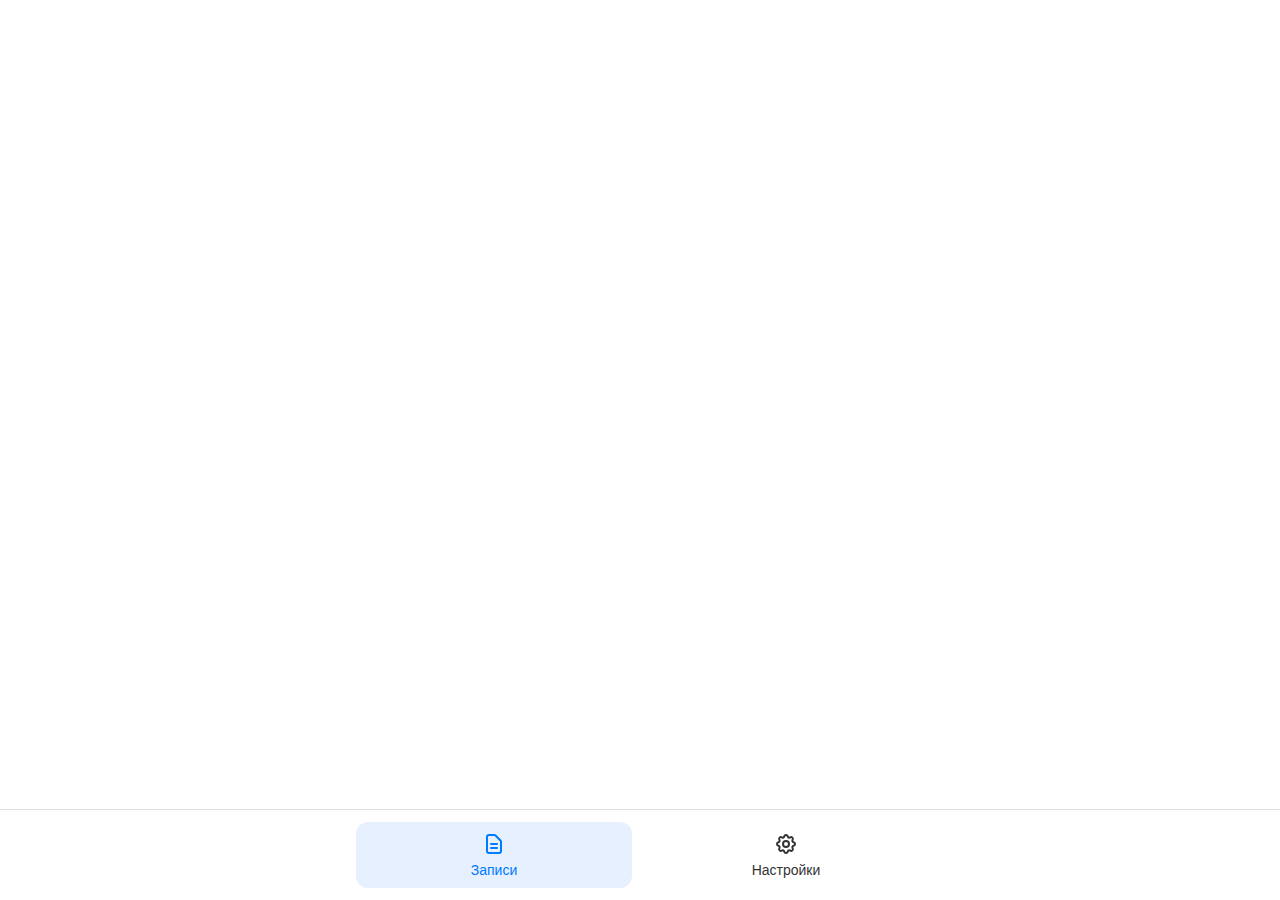
<file: index.html>
<!DOCTYPE html>
<html lang="ru">
<head>
  <meta charset="UTF-8" />
  <meta name="viewport" content="width=device-width, initial-scale=1.0, maximum-scale=1.0, user-scalable=no" />
  <title>Записи</title>
  <script src="https://telegram.org/js/telegram-web-app.js"></script>
  <link rel="stylesheet" href="main.css">
</head>
<body>
  <main></main>
  <footer class="footer">
    <div class="footer-grid">
      <button class="footer-btn active" data-tab="records">
        <svg viewBox="0 0 24 24">
          <path d="M9 12h6m-6 4h6m2 5H7a2 2 0 01-2-2V5a2 2 0 012-2h5.586a1 1 0 01.707.293l5.414 5.414a1 1 0 01.293.707V19a2 2 0 01-2 2z" />
        </svg>
        <span>Записи</span>
      </button>
      <button onclick="document.location='components/settings.html'" class="footer-btn" data-tab="settings">
        <svg viewBox="0 0 24 24">
          <path d="M10.325 4.317c.426-1.756 2.924-1.756 3.35 0a1.724 1.724 0 002.573 1.066c1.543-.94 3.31.826 2.37 2.37a1.724 1.724 0 001.065 2.572c1.756.426 1.756 2.924 0 3.35a1.724 1.724 0 00-1.066 2.573c.94 1.543-.826 3.31-2.37 2.37a1.724 1.724 0 00-2.572 1.065c-.426 1.756-2.924 1.756-3.35 0a1.724 1.724 0 00-2.573-1.066c-1.543.94-3.31-.826-2.37-2.37a1.724 1.724 0 00-1.065-2.572c-1.756-.426-1.756-2.924 0-3.35a1.724 1.724 0 001.066-2.573c-.94-1.543.826-3.31 2.37-2.37.996.608 2.296.07 2.572-1.065z" />
          <path d="M15 12a3 3 0 11-6 0 3 3 0 016 0z" />
        </svg>
        <span>Настройки</span>
      </button>
    </div>
  </footer>

  <script>
  // Применяем тему немедленно — даже до DOMContentLoade
  function applyTheme() {
    let isDark = false;
    if (window.Telegram?.WebApp) {
      isDark = Telegram.WebApp.colorScheme === 'dark';
    } else if (window.matchMedia) {
      isDark = window.matchMedia('(prefers-color-scheme: dark)').matches;
    }
    document.documentElement.className = isDark ? 'theme-dark' : '';
  }


  // Применяем тему СРАЗУ (на случай, если DOM уже загружен)
  if (document.readyState === 'loading') {
    document.addEventListener('DOMContentLoaded', applyTheme);
  } else {
    applyTheme();
  }

  // Инициализация Telegram
  if (window.Telegram?.WebApp) {
    const tg = Telegram.WebApp;

    // Гарантируем, что ready() вызван один раз
    if (!tg.isReady) {
      tg.ready();
      tg.isReady = true;
    }

    tg.expand();
    tg.disableVerticalSwipes();

    // Подписываемся на смену темы
    tg.onEvent('themeChanged', applyTheme);

    // Дополнительно: принудительно обновляем тему через 100 мс (на случай гонки)
    setTimeout(applyTheme, 100);
  } else {
    // Для браузера
    if (window.matchMedia) {
      window.matchMedia('(prefers-color-scheme: dark)')
        .addEventListener('change', applyTheme);
    }
  }

  // Блокировка прокрутки
  if (window.Telegram?.WebApp) {
    const preventDefault = (e) => e.preventDefault();
    document.addEventListener('touchmove', preventDefault, { passive: false });
    document.addEventListener('wheel', preventDefault, { passive: false });
    document.addEventListener('gesturestart', preventDefault);
  }
</script>
</body>
</html>
</file>
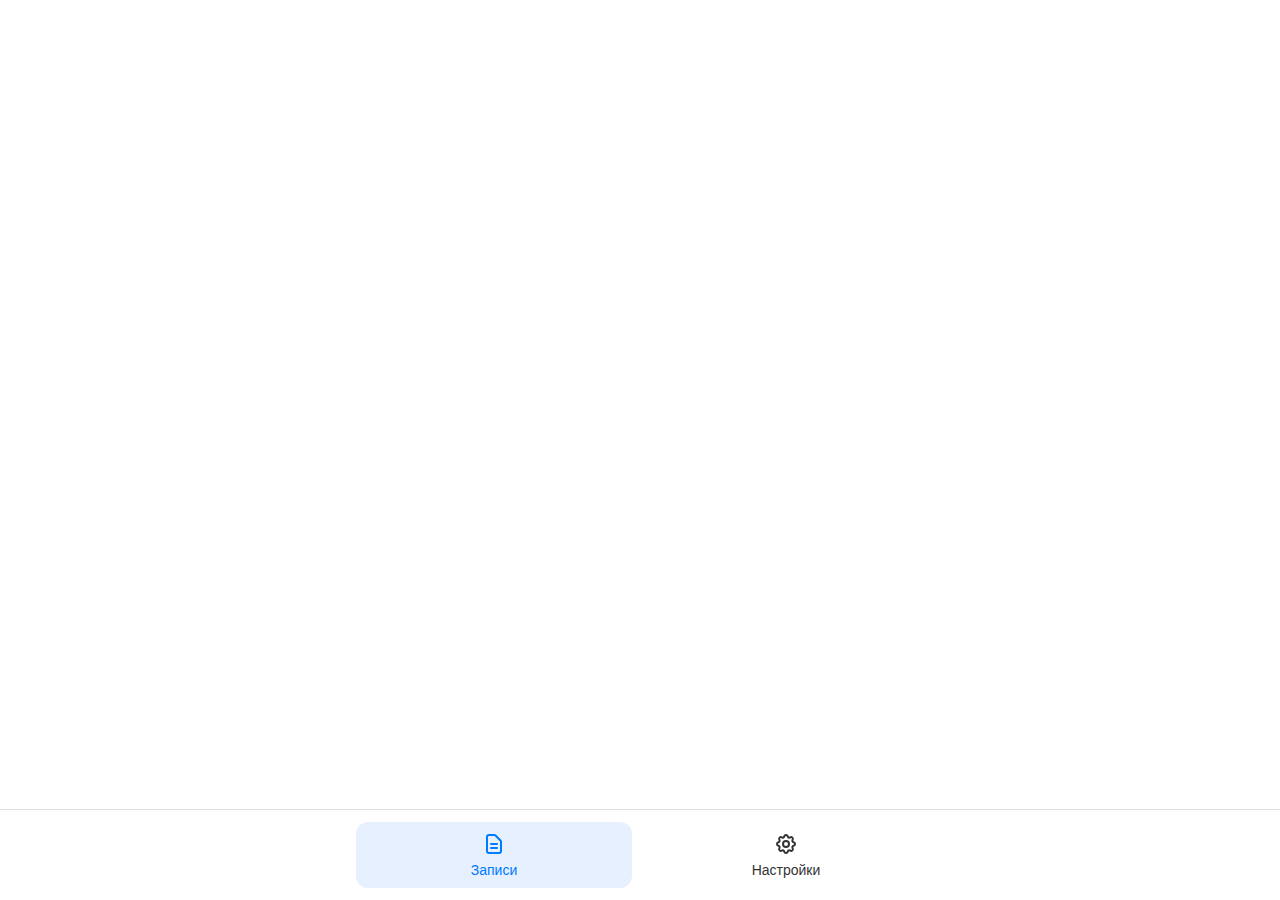
<file: pr/index.html>
<!DOCTYPE html>
<html lang="ru">
<head>
  <meta charset="UTF-8" />
  <meta name="viewport" content="width=device-width, initial-scale=1.0" />
  <title>Записи</title>
  <style>
  </style>
  <link rel="stylesheet" href="main.css">
</head>
<body>

  <main>
  </main>

  <footer class="footer">
    <div class="footer-grid">
      <!-- Кнопка "Записи" -->
      <button class="footer-btn active" data-tab="records">
        <svg viewBox="0 0 24 24">
          <path d="M9 12h6m-6 4h6m2 5H7a2 2 0 01-2-2V5a2 2 0 012-2h5.586a1 1 0 01.707.293l5.414 5.414a1 1 0 01.293.707V19a2 2 0 01-2 2z" />
        </svg>
        <span>Записи</span>
      </button>

      <!-- Кнопка "Настройки" -->
      <button onclick="document.location='components/settigs.html'" class="footer-btn" data-tab="settings">
        <svg viewBox="0 0 24 24">
          <path d="M10.325 4.317c.426-1.756 2.924-1.756 3.35 0a1.724 1.724 0 002.573 1.066c1.543-.94 3.31.826 2.37 2.37a1.724 1.724 0 001.065 2.572c1.756.426 1.756 2.924 0 3.35a1.724 1.724 0 00-1.066 2.573c.94 1.543-.826 3.31-2.37 2.37a1.724 1.724 0 00-2.572 1.065c-.426 1.756-2.924 1.756-3.35 0a1.724 1.724 0 00-2.573-1.066c-1.543.94-3.31-.826-2.37-2.37a1.724 1.724 0 00-1.065-2.572c-1.756-.426-1.756-2.924 0-3.35a1.724 1.724 0 001.066-2.573c-.94-1.543.826-3.31 2.37-2.37.996.608 2.296.07 2.572-1.065z" />
          <path d="M15 12a3 3 0 11-6 0 3 3 0 016 0z" />
        </svg>
        <span>Настройки</span>
      </button>
    </div>
  </footer>

</body>
</html>
</file>
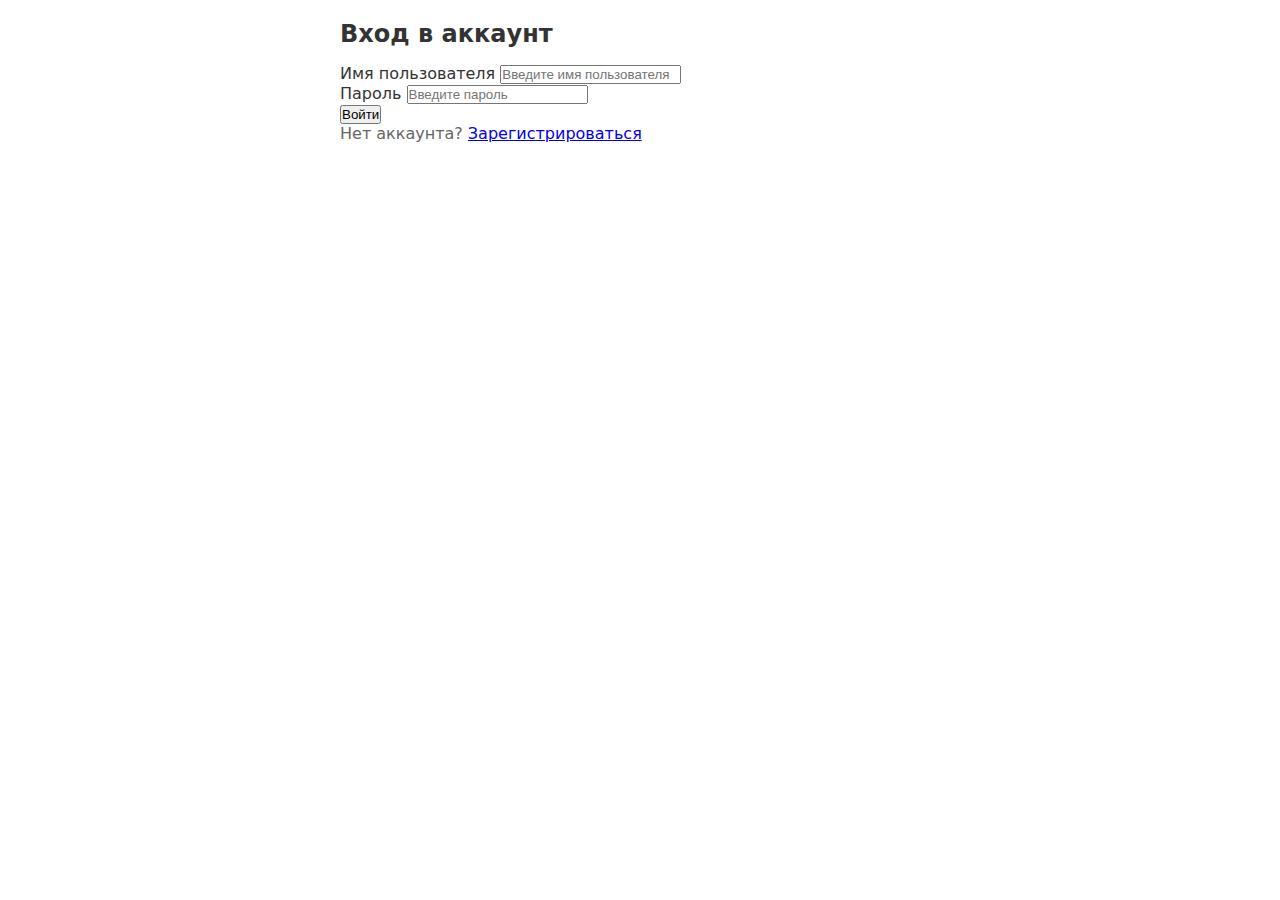
<file: frontend/src/pages/login/index.html>
<!DOCTYPE html>
<html lang="ru">
<head>
  <meta charset="UTF-8" />
  <meta name="viewport" content="width=device-width, initial-scale=1.0, maximum-scale=1.0, user-scalable=no" />
  <title>Вход - Личный кабинет</title>

  <!-- App Styles -->
  <link rel="stylesheet" href="../../app/styles/variables.css">
  <link rel="stylesheet" href="../../app/styles/global.css">
  <link rel="stylesheet" href="../../app/styles/index.css">
</head>
<body>
  <!-- Main Content -->
  <main id="app">
    <div class="view-content">
      <div class="auth-container">
        <div class="auth-card">
          <h1 class="auth-title">Вход в аккаунт</h1>

          <form id="login-form" class="auth-form">
            <div class="form-group">
              <label for="username">Имя пользователя</label>
              <input
                type="text"
                id="username"
                class="form-input"
                placeholder="Введите имя пользователя"
                required
              />
            </div>

            <div class="form-group">
              <label for="password">Пароль</label>
              <input
                type="password"
                id="password"
                class="form-input"
                placeholder="Введите пароль"
                required
              />
            </div>

            <button type="submit" class="btn btn-primary auth-submit-btn">
              Войти
            </button>
          </form>

          <div class="auth-links">
            <p>Нет аккаунта?
              <a href="../register/index.html" class="auth-link">Зарегистрироваться</a>
            </p>
          </div>

          <div id="error-message" class="error-message" style="display: none;"></div>
        </div>
      </div>
    </div>
  </main>

  <!-- App Scripts -->
  <script type="module" src="../../app/providers/telegram/init.js"></script>
  <script type="module" src="../../app/config/theme.js"></script>

  <!-- Page Scripts -->
  <script type="module" src="./login.js"></script>
</body>
</html>
</file>
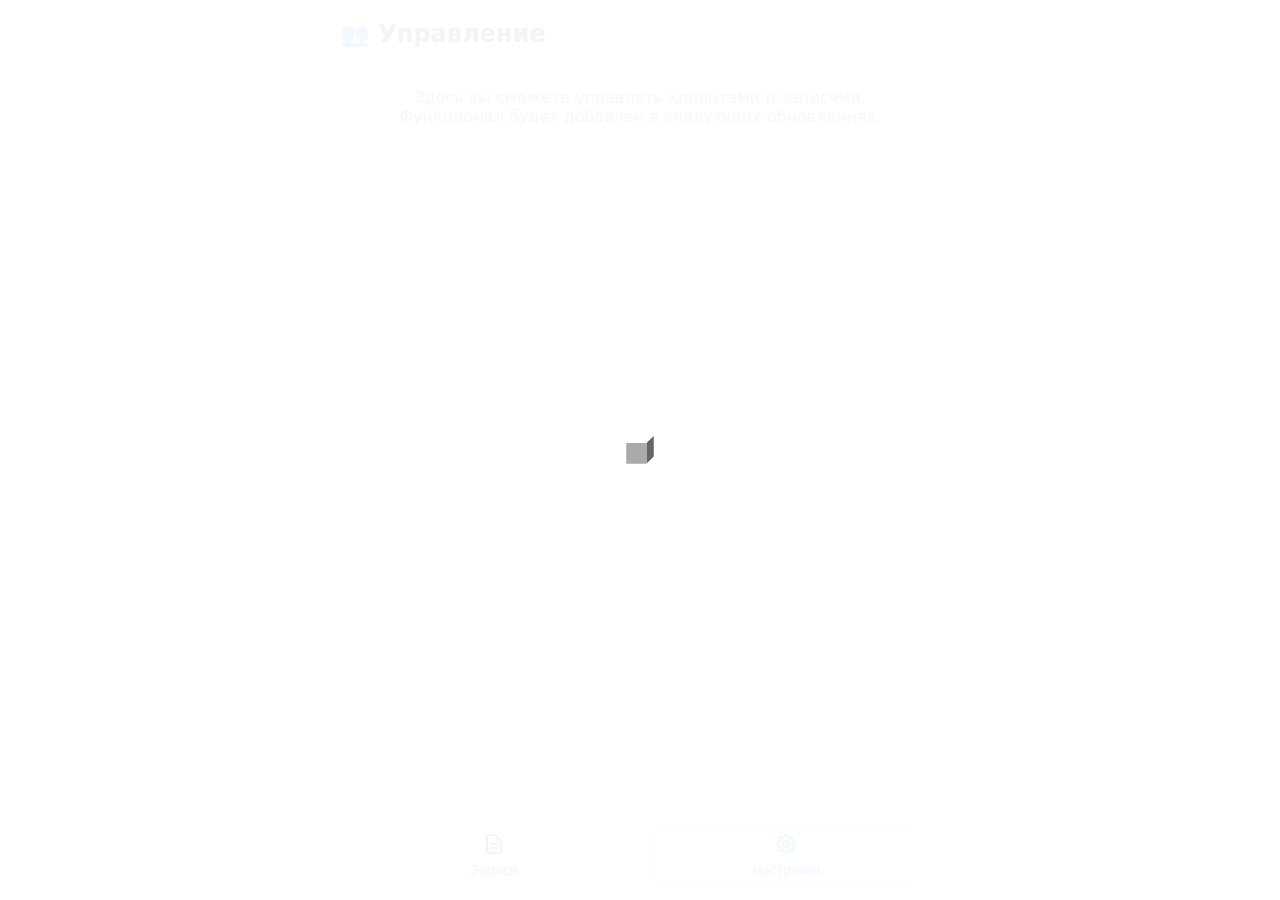
<file: frontend/src/pages/management/index.html>
<!DOCTYPE html>
<html lang="ru">

<head>
  <meta charset="UTF-8" />
  <meta name="viewport" content="width=device-width, initial-scale=1.0, maximum-scale=1.0, user-scalable=no" />
  <title>Управление - Личный кабинет</title>

  <!-- Telegram Web App SDK -->
  <script src="https://telegram.org/js/telegram-web-app.js"></script>

  <!-- App Styles -->
  <link rel="stylesheet" href="../../app/styles/variables.css?v=3.0.0">
  <link rel="stylesheet" href="../../app/styles/global.css?v=3.0.0">
  <link rel="stylesheet" href="../../app/styles/index.css?v=3.0.0">

  <!-- Loader Styles -->
  <link rel="stylesheet" href="../../shared/ui/loader/loader.css?v=3.0.0">

  <!-- Widget Styles -->
  <link rel="stylesheet" href="../../widgets/footer-navigation/ui/footer.css?v=3.0.0">
</head>

<body>
  <!-- Main Content -->
  <main id="app">
    <div class="view-content">
      <h1>👥 Управление</h1>
      <p style="text-align: center; color: var(--text-secondary); margin-top: 40px;">
        Здесь вы сможете управлять клиентами и записями.<br>
        Функционал будет добавлен в следующих обновлениях.
      </p>
    </div>
  </main>

  <!-- Footer Navigation Widget -->
  <footer class="footer">
    <div class="footer-grid">
      <button class="footer-btn" data-tab="records" data-href="../../../index.html?v=3.0.0">
        <svg viewBox="0 0 24 24">
          <path
            d="M9 12h6m-6 4h6m2 5H7a2 2 0 01-2-2V5a2 2 0 012-2h5.586a1 1 0 01.707.293l5.414 5.414a1 1 0 01.293.707V19a2 2 0 01-2 2z" />
        </svg>
        <span>Записи</span>
      </button>
      <button class="footer-btn active" data-tab="settings" data-href="../settings/index.html?v=3.0.0">
        <svg viewBox="0 0 24 24">
          <path
            d="M10.325 4.317c.426-1.756 2.924-1.756 3.35 0a1.724 1.724 0 002.573 1.066c1.543-.94 3.31.826 2.37 2.37a1.724 1.724 0 001.065 2.572c1.756.426 1.756 2.924 0 3.35a1.724 1.724 0 00-1.066 2.573c.94 1.543-.826 3.31-2.37 2.37a1.724 1.724 0 00-2.572 1.065c-.426 1.756-2.924 1.756-3.35 0a1.724 1.724 0 00-2.573-1.066c-1.543.94-3.31-.826-2.37-2.37a1.724 1.724 0 00-1.065-2.572c-1.756-.426-1.756-2.924 0-3.35a1.724 1.724 0 001.066-2.573c-.94-1.543.826-3.31 2.37-2.37.996.608 2.296.07 2.572-1.065z" />
          <path d="M15 12a3 3 0 11-6 0 3 3 0 016 0z" />
        </svg>
        <span>Настройки</span>
      </button>
    </div>
  </footer>

  <!-- App Scripts -->
  <script type="module" src="../../app/providers/telegram/init.js?v=3.0.0"></script>
  <script type="module" src="../../app/config/theme.js?v=3.0.0"></script>

  <!-- Loader Script -->
  <script type="module" src="../../shared/ui/loader/loader.js?v=3.0.0"></script>
  </script>

  <!-- Navigation Script -->
  <script type="module" src="../../shared/lib/navigation.js?v=3.0.0"></script>
  </script>

  <script type="module">
    import pageLoader from '../../shared/ui/loader/loader.js';
    // Hide loader immediately for this simple page
    pageLoader.hide();
  </script>
</body>

</html>
</file>
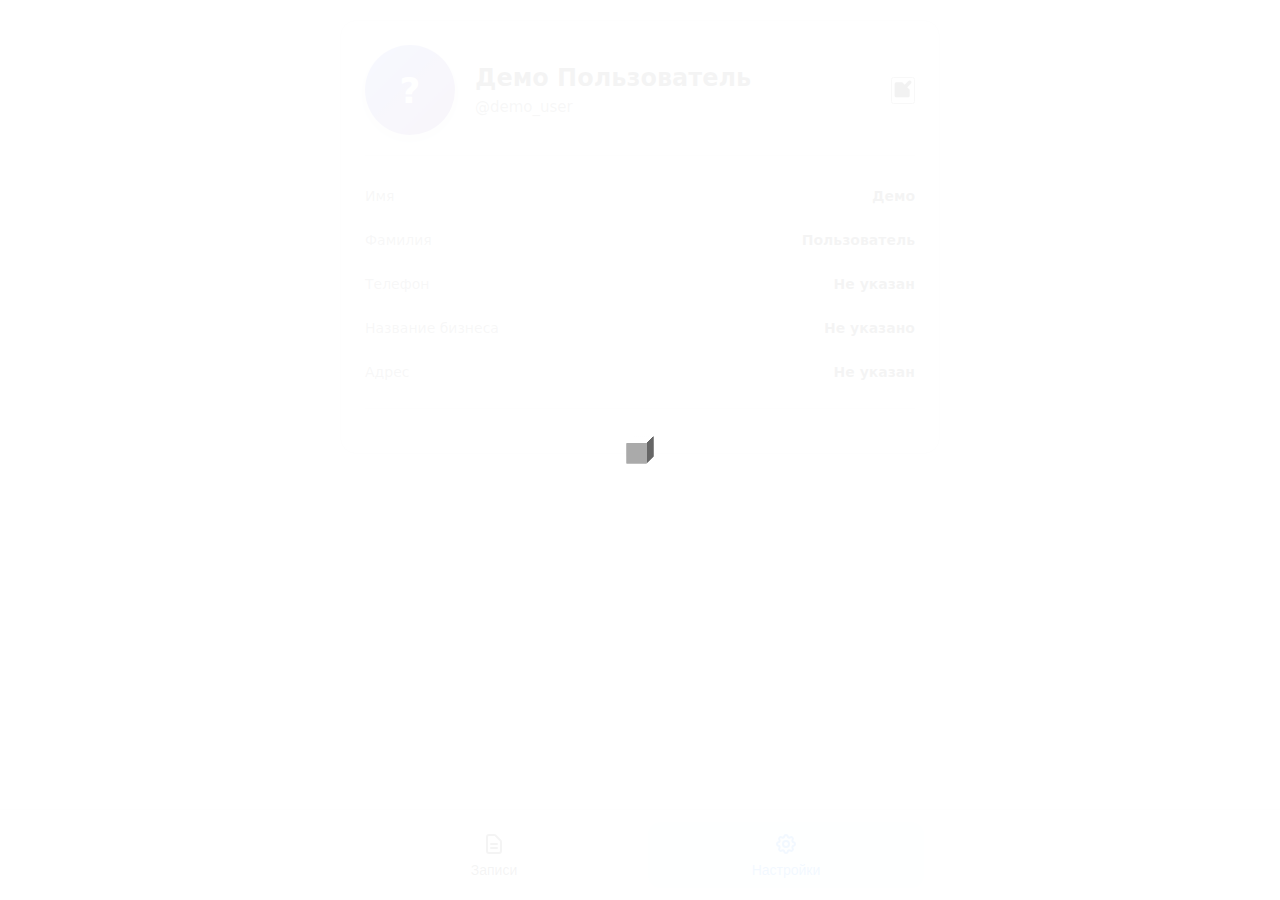
<file: frontend/src/pages/profile/index.html>
<!DOCTYPE html>
<html lang="ru">

<head>
  <meta charset="UTF-8" />
  <meta name="viewport" content="width=device-width, initial-scale=1.0, maximum-scale=1.0, user-scalable=no" />
  <title>Профиль - Личный кабинет</title>

  <!-- Telegram Web App SDK -->
  <script src="https://telegram.org/js/telegram-web-app.js"></script>

  <!-- App Styles -->
  <link rel="stylesheet" href="../../app/styles/variables.css?v=3.0.0">
  <link rel="stylesheet" href="../../app/styles/global.css?v=3.0.0">
  <link rel="stylesheet" href="../../app/styles/index.css?v=3.0.0">

  <!-- Loader Styles -->
  <link rel="stylesheet" href="../../shared/ui/loader/loader.css?v=3.0.0">

  <!-- Widget Styles -->
  <link rel="stylesheet" href="../../widgets/footer-navigation/ui/footer.css?v=3.0.0">
  <link rel="stylesheet" href="../../widgets/profile-card/ui/profile-card.css?v=3.0.0">
</head>

<body>
  <!-- Main Content -->
  <main id="app">
    <!-- Loading Indicator removed (using global loader) -->

    <!-- Error Message -->
    <div id="error-message" class="error-message"
      style="display: none; padding: 16px; margin: 16px; background: var(--bg-destructive, #f44336); color: white; border-radius: 12px; text-align: center;">
    </div>

    <!-- View Mode -->
    <div id="view-mode" class="view-content" style="display: block;">
      <!-- Profile Card Widget -->
      <div class="profile-card">
        <div class="profile-header">
          <div class="profile-avatar">
            <div class="avatar-circle" id="avatar">
              <span id="avatar-initials">?</span>
            </div>
          </div>
          <div class="profile-info">
            <h2 id="profile-name">Загрузка...</h2>
            <p id="profile-username">@username</p>
          </div>
          <button id="edit-profile-btn" class="edit-btn" title="Редактировать профиль">
            <svg viewBox="0 0 24 24" width="20" height="20">
              <path d="M11 4H4a2 2 0 0 0-2 2v14a2 2 0 0 0 2 2h14a2 2 0 0 0 2-2v-7"></path>
              <path d="M18.5 2.5a2.121 2.121 0 0 1 3 3L12 15l-4 1 1-4 9.5-9.5z"></path>
            </svg>
          </button>
        </div>

        <div class="profile-details">
          <div class="detail-item">
            <span class="detail-label">Имя</span>
            <span class="detail-value" id="detail-firstname">-</span>
          </div>
          <div class="detail-item">
            <span class="detail-label">Фамилия</span>
            <span class="detail-value" id="detail-lastname">-</span>
          </div>
          <div class="detail-item">
            <span class="detail-label">Телефон</span>
            <span class="detail-value" id="detail-phone">Не указан</span>
          </div>
          <div class="detail-item">
            <span class="detail-label">Название бизнеса</span>
            <span class="detail-value" id="detail-business">Не указано</span>
          </div>
          <div class="detail-item">
            <span class="detail-label">Адрес</span>
            <span class="detail-value" id="detail-address">Не указан</span>
          </div>
        </div>
      </div>
    </div>

    <!-- Edit Mode -->
    <div id="edit-mode" class="edit-form" style="display: none;">
      <div class="profile-card">
        <h2 class="edit-form-title">Редактирование профиля</h2>

        <div class="form-group">
          <label for="edit-phone">Телефон</label>
          <input type="tel" id="edit-phone" class="form-input" placeholder="+7 (999) 123-45-67" />
        </div>

        <div class="form-group">
          <label for="edit-business">Название бизнеса</label>
          <input type="text" id="edit-business" class="form-input" placeholder="Название вашего бизнеса" />
        </div>

        <div class="form-group">
          <label for="edit-address">Адрес</label>
          <textarea id="edit-address" class="form-input form-textarea" placeholder="Адрес вашего бизнеса"
            rows="3"></textarea>
        </div>

        <div class="form-actions">
          <button id="save-profile-btn" class="btn btn-primary">Сохранить</button>
          <button id="cancel-edit-btn" class="btn btn-secondary">Отмена</button>
        </div>
      </div>
    </div>
  </main>

  <!-- Footer Navigation Widget -->
  <footer class="footer">
    <div class="footer-grid">
      <button class="footer-btn" data-tab="records" data-href="../../../index.html?v=3.0.0">
        <svg viewBox="0 0 24 24">
          <path
            d="M9 12h6m-6 4h6m2 5H7a2 2 0 01-2-2V5a2 2 0 012-2h5.586a1 1 0 01.707.293l5.414 5.414a1 1 0 01.293.707V19a2 2 0 01-2 2z" />
        </svg>
        <span>Записи</span>
      </button>
      <button class="footer-btn active" data-tab="settings" data-href="../settings/index.html?v=3.0.0">
        <svg viewBox="0 0 24 24">
          <path
            d="M10.325 4.317c.426-1.756 2.924-1.756 3.35 0a1.724 1.724 0 002.573 1.066c1.543-.94 3.31.826 2.37 2.37a1.724 1.724 0 001.065 2.572c1.756.426 1.756 2.924 0 3.35a1.724 1.724 0 00-1.066 2.573c.94 1.543-.826 3.31-2.37 2.37a1.724 1.724 0 00-2.572 1.065c-.426 1.756-2.924 1.756-3.35 0a1.724 1.724 0 00-2.573-1.066c-1.543.94-3.31-.826-2.37-2.37a1.724 1.724 0 00-1.065-2.572c-1.756-.426-1.756-2.924 0-3.35a1.724 1.724 0 001.066-2.573c-.94-1.543.826-3.31 2.37-2.37.996.608 2.296.07 2.572-1.065z" />
          <path d="M15 12a3 3 0 11-6 0 3 3 0 016 0z" />
        </svg>
        <span>Настройки</span>
      </button>
    </div>
  </footer>

  <!-- App Scripts -->
  <script type="module" src="../../app/providers/telegram/init.js?v=3.0.0"></script>
  <script type="module" src="../../app/config/theme.js?v=3.0.0"></script>

  <!-- Loader Script -->
  <script type="module" src="../../shared/ui/loader/loader.js?v=3.0.0"></script>

  <!-- Navigation Script -->
  <script type="module" src="../../shared/lib/navigation.js?v=3.0.0"></script>

  <!-- Page Scripts -->
  <script type="module" src="./profile.js?v=3.0.0"></script>
</body>

</html>
</file>
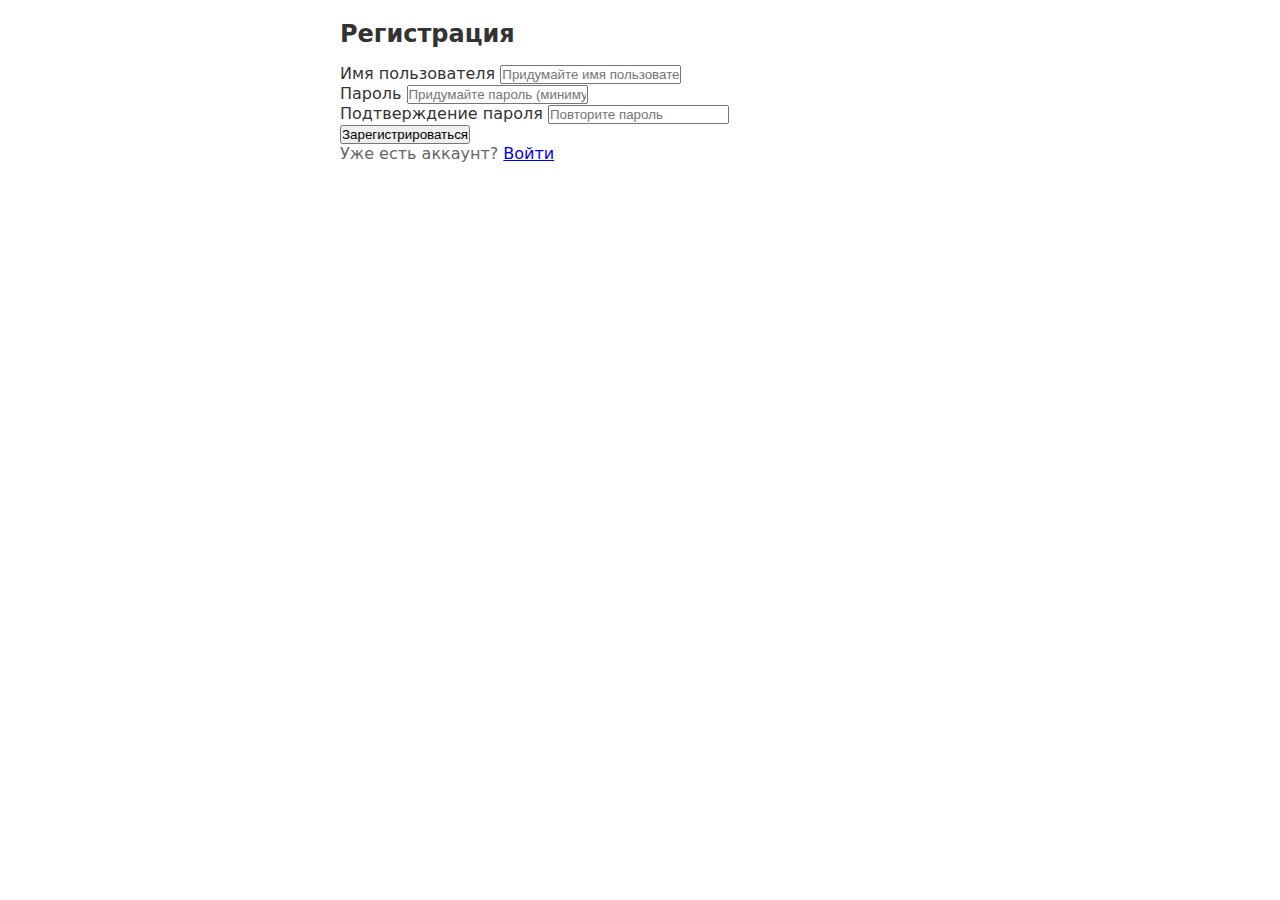
<file: frontend/src/pages/register/index.html>
<!DOCTYPE html>
<html lang="ru">
<head>
  <meta charset="UTF-8" />
  <meta name="viewport" content="width=device-width, initial-scale=1.0, maximum-scale=1.0, user-scalable=no" />
  <title>Регистрация - Личный кабинет</title>

  <!-- App Styles -->
  <link rel="stylesheet" href="../../app/styles/variables.css">
  <link rel="stylesheet" href="../../app/styles/global.css">
  <link rel="stylesheet" href="../../app/styles/index.css">
</head>
<body>
  <!-- Main Content -->
  <main id="app">
    <div class="view-content">
      <div class="auth-container">
        <div class="auth-card">
          <h1 class="auth-title">Регистрация</h1>

          <form id="register-form" class="auth-form">
            <div class="form-group">
              <label for="username">Имя пользователя</label>
              <input
                type="text"
                id="username"
                class="form-input"
                placeholder="Придумайте имя пользователя"
                required
                minlength="3"
                maxlength="50"
              />
            </div>

            <div class="form-group">
              <label for="password">Пароль</label>
              <input
                type="password"
                id="password"
                class="form-input"
                placeholder="Придумайте пароль (минимум 6 символов)"
                required
                minlength="6"
                maxlength="100"
              />
            </div>

            <div class="form-group">
              <label for="confirm-password">Подтверждение пароля</label>
              <input
                type="password"
                id="confirm-password"
                class="form-input"
                placeholder="Повторите пароль"
                required
                minlength="6"
                maxlength="100"
              />
            </div>

            <button type="submit" class="btn btn-primary auth-submit-btn">
              Зарегистрироваться
            </button>
          </form>

          <div class="auth-links">
            <p>Уже есть аккаунт?
              <a href="../login/index.html" class="auth-link">Войти</a>
            </p>
          </div>

          <div id="error-message" class="error-message" style="display: none;"></div>
        </div>
      </div>
    </div>
  </main>

  <!-- App Scripts -->
  <script type="module" src="../../app/providers/telegram/init.js"></script>
  <script type="module" src="../../app/config/theme.js"></script>

  <!-- Page Scripts -->
  <script type="module" src="./register.js"></script>
</body>
</html>
</file>
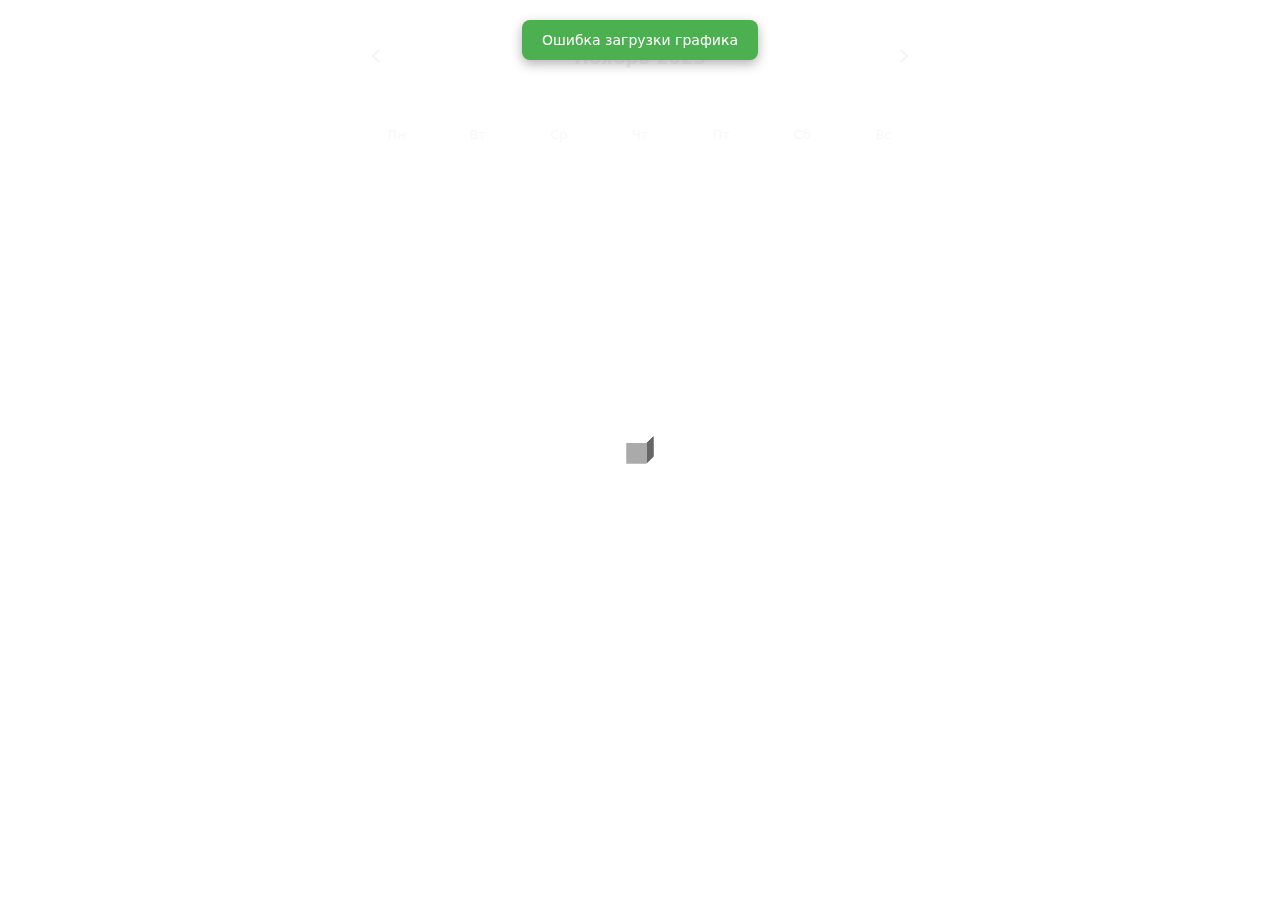
<file: frontend/src/pages/schedule/index.html>
<!DOCTYPE html>
<html lang="ru">

<head>
  <meta charset="UTF-8">
  <meta name="viewport" content="width=device-width, initial-scale=1.0, maximum-scale=1.0, user-scalable=no">
  <title>График работы</title>

  <!-- Telegram Web App SDK -->
  <script src="https://telegram.org/js/telegram-web-app.js"></script>

  <!-- App Styles -->
  <link rel="stylesheet" href="../../app/styles/variables.css?v=3.0.0">
  <link rel="stylesheet" href="../../app/styles/global.css?v=3.0.0">
  <link rel="stylesheet" href="../../app/styles/index.css?v=3.0.0">

  <!-- Loader Styles -->
  <link rel="stylesheet" href="../../shared/ui/loader/loader.css?v=3.0.0">

  <!-- Page Styles -->
  <link rel="stylesheet" href="schedule.css?v=3.0.0">

  <!-- Widget Styles -->
  <link rel="stylesheet" href="../../widgets/footer-navigation/ui/footer.css?v=3.0.0">
</head>

<body>
  <!-- Main Content -->
  <main id="app">
    <div class="view-content">

      <!-- Calendar Header -->
      <div class="calendar-header-card">
        <button id="prev-month" class="month-nav-btn">
          <svg viewBox="0 0 24 24" width="24" height="24">
            <path d="M15 18l-6-6 6-6" stroke="currentColor" stroke-width="2" fill="none" />
          </svg>
        </button>
        <h2 id="current-month-label">Ноябрь 2025</h2>
        <button id="next-month" class="month-nav-btn">
          <svg viewBox="0 0 24 24" width="24" height="24">
            <path d="M9 18l6-6-6-6" stroke="currentColor" stroke-width="2" fill="none" />
          </svg>
        </button>
      </div>

      <!-- Calendar Grid -->
      <div class="calendar-container">
        <div class="weekdays-row">
          <span>Пн</span><span>Вт</span><span>Ср</span><span>Чт</span><span>Пт</span><span>Сб</span><span>Вс</span>
        </div>
        <div id="calendar-grid" class="calendar-grid">
          <!-- Days will be generated by JS -->
        </div>
      </div>

    </div>
  </main>

  <!-- Floating Action Button -->
  <div class="fab-container" id="fab-container">
    <button class="fab-btn" id="configure-btn">
      <span class="fab-icon">⚙️</span>
      <span class="fab-text" id="fab-text">Настроить (0)</span>
    </button>
  </div>

  <!-- Bottom Sheet (Day Settings) -->
  <div class="bottom-sheet-overlay" id="bottom-sheet-overlay"></div>
  <div class="bottom-sheet" id="day-settings-sheet">
    <div class="bottom-sheet-handle"></div>

    <div class="sheet-header">
      <div class="sheet-title-group">
        <h3 id="sheet-day-title">Понедельник</h3>
        <span id="sheet-date-subtitle" class="sheet-subtitle">25 ноября</span>
      </div>
      <button id="close-sheet-btn" class="close-btn">
        <svg viewBox="0 0 24 24" width="24" height="24">
          <path d="M6 18L18 6M6 6l12 12" stroke="currentColor" stroke-width="2" stroke-linecap="round" />
        </svg>
      </button>
    </div>

    <div class="sheet-content">
      <!-- Toggle Working Day -->
      <div class="setting-row">
        <span class="setting-label">Рабочий день</span>
        <label class="toggle-switch">
          <input type="checkbox" id="is-working-day">
          <span class="slider"></span>
        </label>
      </div>

      <!-- Time Settings -->
      <div id="time-settings-group" class="time-settings-group">
        <div class="time-row">
          <label>Время работы</label>
          <div class="time-inputs">
            <input type="time" id="start-time" class="time-input">
            <span class="separator">-</span>
            <input type="time" id="end-time" class="time-input">
          </div>
        </div>

        <div class="divider"></div>

        <!-- Break Settings -->
        <div class="setting-row">
          <span class="setting-label">Перерыв</span>
          <label class="toggle-switch small">
            <input type="checkbox" id="has-break">
            <span class="slider"></span>
          </label>
        </div>

        <div id="break-inputs-group" class="time-row disabled">
          <label>Время перерыва</label>
          <div class="time-inputs">
            <input type="time" id="break-start" class="time-input">
            <span class="separator">-</span>
            <input type="time" id="break-end" class="time-input">
          </div>
        </div>
      </div>

      <button id="save-day-btn" class="save-btn">
        Сохранить
      </button>
    </div>
  </div>

  <!-- Footer removed for full screen calendar experience -->

  <!-- App Scripts -->
  <script type="module" src="../../app/providers/telegram/init.js?v=3.0.0"></script>
  <script type="module" src="../../app/config/theme.js?v=3.0.0"></script>
  <script type="module" src="../../shared/ui/loader/loader.js?v=3.0.0"></script>
  <script type="module" src="../../shared/lib/navigation.js?v=3.0.0"></script>
  <script type="module" src="schedule.js?v=3.0.0"></script>
</body>

</html>
</file>
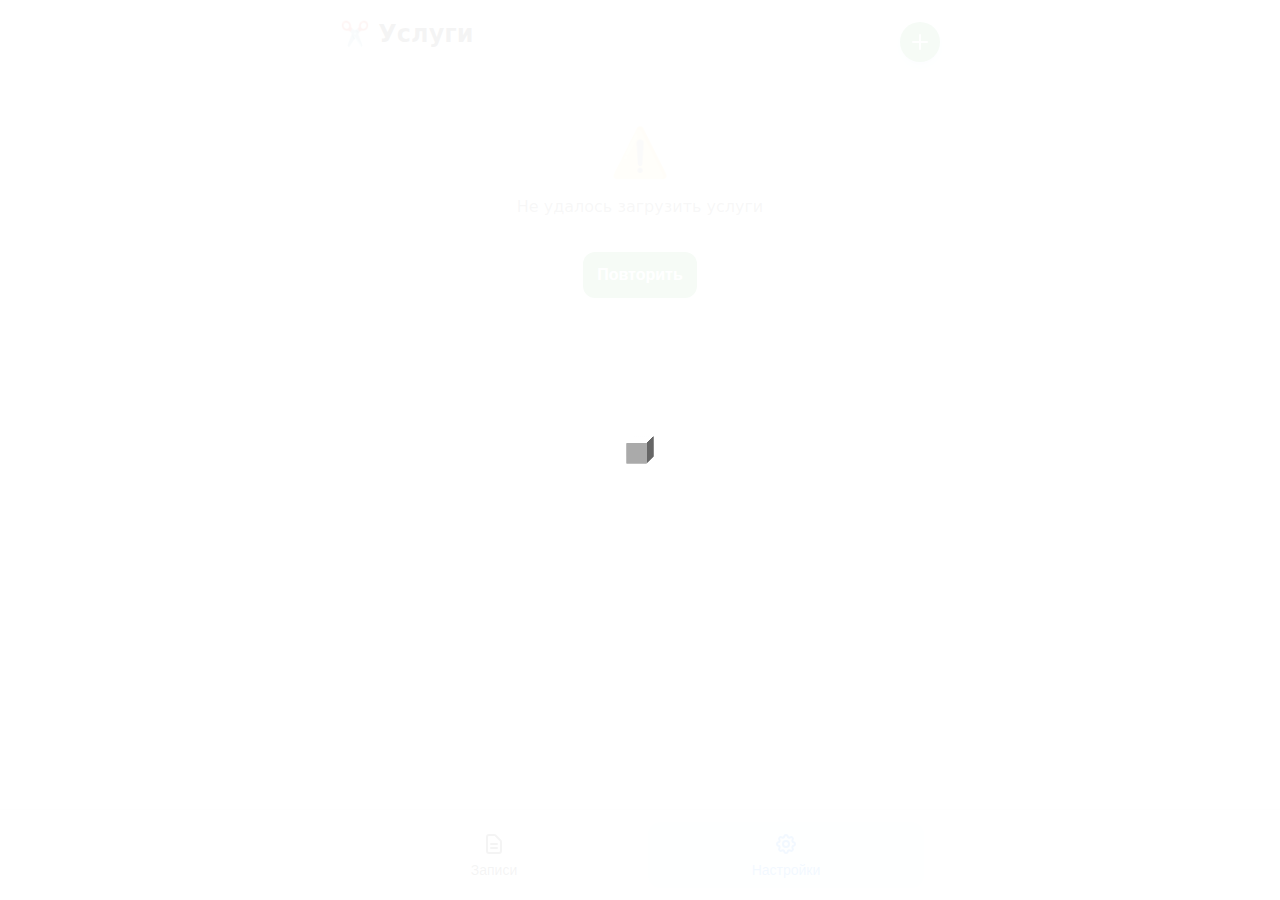
<file: frontend/src/pages/services/index.html>
<!DOCTYPE html>
<html lang="ru">

<head>
  <meta charset="UTF-8" />
  <meta name="viewport" content="width=device-width, initial-scale=1.0, maximum-scale=1.0, user-scalable=no" />
  <title>Услуги - Личный кабинет</title>

  <!-- Telegram Web App SDK -->
  <script src="https://telegram.org/js/telegram-web-app.js"></script>

  <!-- App Styles -->
  <link rel="stylesheet" href="../../app/styles/variables.css?v=3.0.0">
  <link rel="stylesheet" href="../../app/styles/global.css?v=3.0.0">
  <link rel="stylesheet" href="../../app/styles/index.css?v=3.0.0">
  <link rel="stylesheet" href="./services.css?v=3.0.0">

  <!-- Loader Styles -->
  <link rel="stylesheet" href="../../shared/ui/loader/loader.css?v=3.0.0">

  <!-- Widget Styles -->
  <link rel="stylesheet" href="../../widgets/footer-navigation/ui/footer.css?v=3.0.0">
</head>

<body>
  <!-- Main Content -->
  <main id="app">
    <div class="view-content">
      <div class="page-header">
        <h1>✂️ Услуги</h1>
        <button id="add-service-btn" class="icon-btn primary">
          <svg viewBox="0 0 24 24" width="24" height="24">
            <path d="M12 5v14M5 12h14" stroke="currentColor" stroke-width="2" stroke-linecap="round"
              stroke-linejoin="round" />
          </svg>
        </button>
      </div>

      <!-- Список услуг -->
      <div id="services-list" class="services-list">
        <!-- Услуги будут загружены через JS -->
      </div>
    </div>

    <!-- Модальное окно создания/редактирования услуги -->
    <div id="service-modal" class="modal hidden">
      <div class="modal-content">
        <div class="modal-header">
          <h2 id="modal-title">Новая услуга</h2>
          <button id="close-modal-btn" class="close-btn">
            <svg viewBox="0 0 24 24" width="24" height="24">
              <path d="M18 6L6 18M6 6l12 12" stroke="currentColor" stroke-width="2" stroke-linecap="round"
                stroke-linejoin="round" />
            </svg>
          </button>
        </div>
        <div class="modal-body">
          <form id="service-form">
            <input type="hidden" id="service-id">

            <div class="form-group">
              <label for="service-name">Название</label>
              <input type="text" id="service-name" class="form-input" placeholder="Например, Мужская стрижка" required>
            </div>

            <div class="form-group">
              <label for="service-description">Описание (необязательно)</label>
              <textarea id="service-description" class="form-input" placeholder="Краткое описание услуги"
                rows="3"></textarea>
            </div>

            <div class="form-row">
              <div class="form-group">
                <label for="service-price">Цена (₽)</label>
                <input type="number" id="service-price" class="form-input" placeholder="1000" min="0" required>
              </div>
              <div class="form-group">
                <label for="service-duration">Длительность (мин)</label>
                <input type="number" id="service-duration" class="form-input" placeholder="60" min="5" step="5"
                  required>
              </div>
            </div>

            <div class="form-group">
              <label>Цвет</label>
              <div class="color-picker">
                <label class="color-option">
                  <input type="radio" name="service-color" value="#4CAF50" checked>
                  <span class="color-swatch" style="background-color: #4CAF50;"></span>
                </label>
                <label class="color-option">
                  <input type="radio" name="service-color" value="#2196F3">
                  <span class="color-swatch" style="background-color: #2196F3;"></span>
                </label>
                <label class="color-option">
                  <input type="radio" name="service-color" value="#9C27B0">
                  <span class="color-swatch" style="background-color: #9C27B0;"></span>
                </label>
                <label class="color-option">
                  <input type="radio" name="service-color" value="#FF9800">
                  <span class="color-swatch" style="background-color: #FF9800;"></span>
                </label>
                <label class="color-option">
                  <input type="radio" name="service-color" value="#F44336">
                  <span class="color-swatch" style="background-color: #F44336;"></span>
                </label>
                <label class="color-option">
                  <input type="radio" name="service-color" value="#607D8B">
                  <span class="color-swatch" style="background-color: #607D8B;"></span>
                </label>
              </div>
            </div>

            <div class="modal-footer">
              <button type="button" id="delete-service-btn" class="btn danger hidden">Удалить</button>
              <button type="submit" class="btn primary">Сохранить</button>
            </div>
          </form>
        </div>
      </div>
    </div>
  </main>

  <!-- Footer Navigation Widget -->
  <footer class="footer">
    <div class="footer-grid">
      <button class="footer-btn" data-tab="records" data-href="../../../index.html?v=3.0.0">
        <svg viewBox="0 0 24 24">
          <path
            d="M9 12h6m-6 4h6m2 5H7a2 2 0 01-2-2V5a2 2 0 012-2h5.586a1 1 0 01.707.293l5.414 5.414a1 1 0 01.293.707V19a2 2 0 01-2 2z" />
        </svg>
        <span>Записи</span>
      </button>
      <button class="footer-btn active" data-tab="settings" data-href="../settings/index.html?v=3.0.0">
        <svg viewBox="0 0 24 24">
          <path
            d="M10.325 4.317c.426-1.756 2.924-1.756 3.35 0a1.724 1.724 0 002.573 1.066c1.543-.94 3.31.826 2.37 2.37a1.724 1.724 0 001.065 2.572c1.756.426 1.756 2.924 0 3.35a1.724 1.724 0 00-1.066 2.573c.94 1.543-.826 3.31-2.37 2.37a1.724 1.724 0 00-2.572 1.065c-.426 1.756-2.924 1.756-3.35 0a1.724 1.724 0 00-2.573-1.066c-1.543.94-3.31-.826-2.37-2.37a1.724 1.724 0 00-1.065-2.572c-1.756-.426-1.756-2.924 0-3.35a1.724 1.724 0 001.066-2.573c-.94-1.543.826-3.31 2.37-2.37.996.608 2.296.07 2.572-1.065z" />
          <path d="M15 12a3 3 0 11-6 0 3 3 0 016 0z" />
        </svg>
        <span>Настройки</span>
      </button>
    </div>
  </footer>

  <!-- App Scripts -->
  <script type="module" src="../../app/providers/telegram/init.js?v=3.0.0"></script>
  <script type="module" src="../../app/config/theme.js?v=3.0.0"></script>

  <!-- Loader Script -->
  <script type="module" src="../../shared/ui/loader/loader.js?v=3.0.0"></script>
  </script>

  <!-- Navigation Script -->
  <script type="module" src="../../shared/lib/navigation.js?v=3.0.0"></script>
  </script>

  <!-- Page Logic -->
  <script type="module" src="./services.js?v=3.0.0"></script>
</body>

</html>
</file>
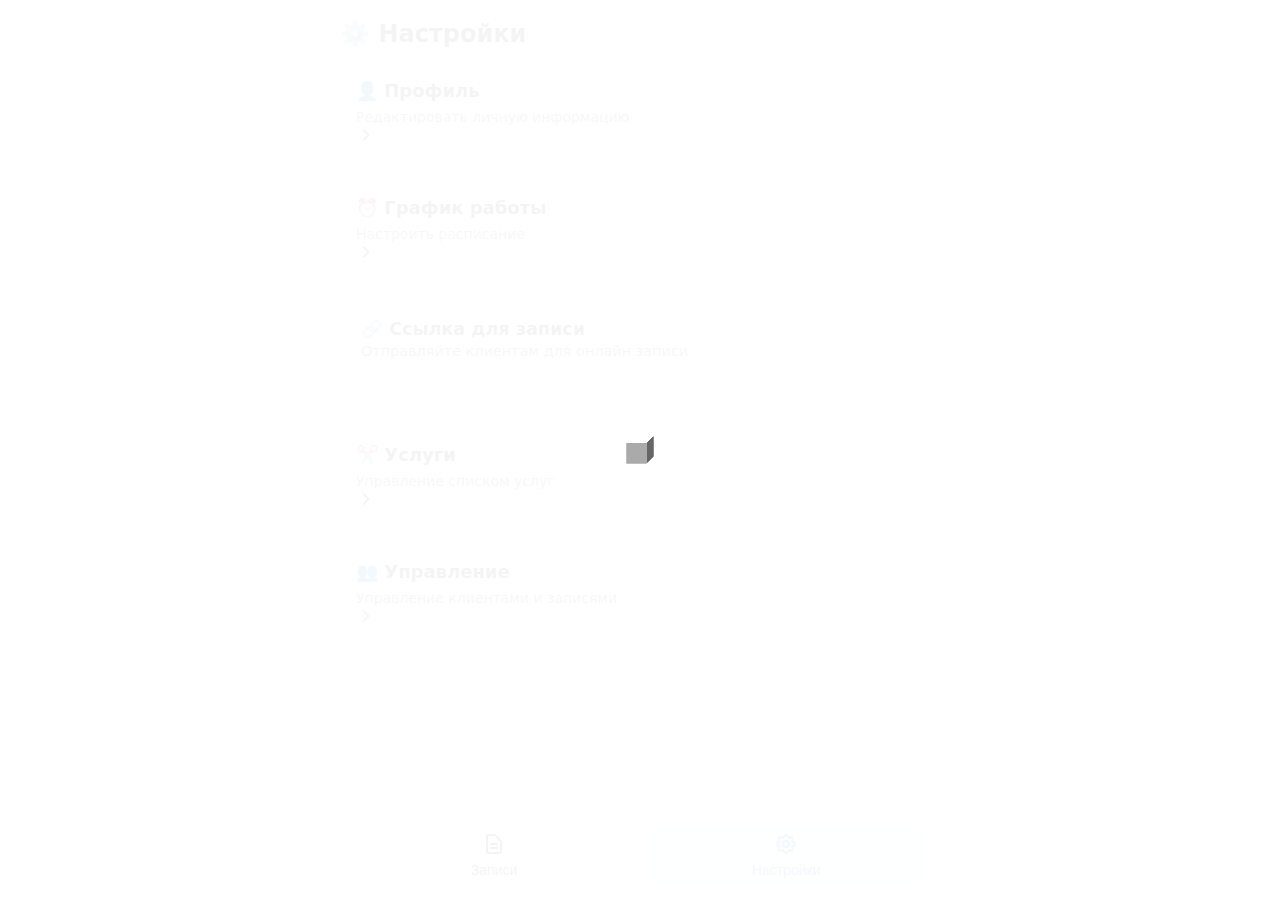
<file: frontend/src/pages/settings/index.html>
<!DOCTYPE html>
<html lang="ru">

<head>
  <meta charset="UTF-8" />
  <meta name="viewport" content="width=device-width, initial-scale=1.0, maximum-scale=1.0, user-scalable=no" />
  <title>Настройки - Личный кабинет</title>

  <!-- Telegram Web App SDK -->
  <script src="https://telegram.org/js/telegram-web-app.js"></script>

  <!-- App Styles -->
  <link rel="stylesheet" href="../../app/styles/variables.css?v=3.0.0">
  <link rel="stylesheet" href="../../app/styles/global.css?v=3.0.0">
  <link rel="stylesheet" href="../../app/styles/index.css?v=3.0.0">
  <link rel="stylesheet" href="settings.css?v=3.0.0">

  <!-- Loader Styles -->
  <link rel="stylesheet" href="../../shared/ui/loader/loader.css?v=3.0.0">

  <!-- Widget Styles -->
  <link rel="stylesheet" href="../../widgets/footer-navigation/ui/footer.css?v=3.0.0">
  <link rel="stylesheet" href="../../widgets/settings-menu/ui/settings-menu.css?v=3.0.0">
</head>

<body>
  <!-- Main Content -->
  <main id="app">
    <div class="view-content">
      <h1>⚙️ Настройки</h1>
      <div class="settings-menu">
        <div class="settings-item">
          <div class="settings-item-content">
            <div class="settings-item-text">
              <h3>👤 Профиль</h3>
              <p>Редактировать личную информацию</p>
            </div>
            <svg class="settings-item-arrow" viewBox="0 0 24 24" width="20" height="20">
              <path d="M9 18l6-6-6-6" stroke="currentColor" stroke-width="2" fill="none" stroke-linecap="round"
                stroke-linejoin="round" />
            </svg>
          </div>
        </div>
        <div class="settings-item">
          <div class="settings-item-content">
            <div class="settings-item-text">
              <h3>⏰ График работы</h3>
              <p>Настроить расписание</p>
            </div>
            <svg class="settings-item-arrow" viewBox="0 0 24 24" width="20" height="20">
              <path d="M9 18l6-6-6-6" stroke="currentColor" stroke-width="2" fill="none" stroke-linecap="round"
                stroke-linejoin="round" />
            </svg>
          </div>
        </div>
        <!-- Карточка ссылки для записи -->
        <div class="booking-link-card" id="booking-link-card">
          <div class="card-header">
            <h3>🔗 Ссылка для записи</h3>
            <p>Отправляйте клиентам для онлайн записи</p>
          </div>

          <!-- Состояние загрузки -->
          <div class="link-loading" id="link-loading">
            <div class="spinner"></div>
          </div>

          <!-- Состояние: Ссылка есть -->
          <div class="link-content" id="link-content" style="display: none;">
            <div class="input-group">
              <input type="text" id="booking-link-input" readonly value="" />
              <button id="copy-link-btn" class="icon-btn" title="Копировать">
                <svg viewBox="0 0 24 24" width="20" height="20">
                  <path
                    d="M8 5H6a2 2 0 00-2 2v12a2 2 0 002 2h10a2 2 0 002-2v-1M8 5a2 2 0 002 2h2a2 2 0 002-2M8 5a2 2 0 012-2h2a2 2 0 012 2m0 0h2a2 2 0 012 2v3m2 4H10m0 0l3-3m-3 3l3 3"
                    stroke="currentColor" stroke-width="2" fill="none" stroke-linecap="round" stroke-linejoin="round" />
                </svg>
              </button>
            </div>
            <div class="card-actions">

            </div>
          </div>

          <!-- Состояние: Ссылки нет -->
          <div class="link-empty" id="link-empty" style="display: none;">
            <button id="generate-link-btn" class="action-btn primary full-width">
              ✨ Создать ссылку
            </button>
          </div>
        </div>
        <div class="settings-item">
          <div class="settings-item-content">
            <div class="settings-item-text">
              <h3>✂️ Услуги</h3>
              <p>Управление списком услуг</p>
            </div>
            <svg class="settings-item-arrow" viewBox="0 0 24 24" width="20" height="20">
              <path d="M9 18l6-6-6-6" stroke="currentColor" stroke-width="2" fill="none" stroke-linecap="round"
                stroke-linejoin="round" />
            </svg>
          </div>
        </div>
        <div class="settings-item">
          <div class="settings-item-content">
            <div class="settings-item-text">
              <h3>👥 Управление</h3>
              <p>Управление клиентами и записями</p>
            </div>
            <svg class="settings-item-arrow" viewBox="0 0 24 24" width="20" height="20">
              <path d="M9 18l6-6-6-6" stroke="currentColor" stroke-width="2" fill="none" stroke-linecap="round"
                stroke-linejoin="round" />
            </svg>
          </div>
        </div>
      </div>
    </div>
  </main>

  <!-- Footer Navigation Widget -->
  <footer class="footer">
    <div class="footer-grid">
      <button class="footer-btn" data-tab="records" data-href="../../../index.html?v=3.0.0">
        <svg viewBox="0 0 24 24">
          <path
            d="M9 12h6m-6 4h6m2 5H7a2 2 0 01-2-2V5a2 2 0 012-2h5.586a1 1 0 01.707.293l5.414 5.414a1 1 0 01.293.707V19a2 2 0 01-2 2z" />
        </svg>
        <span>Записи</span>
      </button>
      <button class="footer-btn active" data-tab="settings">
        <svg viewBox="0 0 24 24">
          <path
            d="M10.325 4.317c.426-1.756 2.924-1.756 3.35 0a1.724 1.724 0 002.573 1.066c1.543-.94 3.31.826 2.37 2.37a1.724 1.724 0 001.065 2.572c1.756.426 1.756 2.924 0 3.35a1.724 1.724 0 00-1.066 2.573c.94 1.543-.826 3.31-2.37 2.37a1.724 1.724 0 00-2.572 1.065c-.426 1.756-2.924 1.756-3.35 0a1.724 1.724 0 00-2.573-1.066c-1.543.94-3.31-.826-2.37-2.37a1.724 1.724 0 00-1.065-2.572c-1.756-.426-1.756-2.924 0-3.35a1.724 1.724 0 001.066-2.573c-.94-1.543.826-3.31 2.37-2.37.996.608 2.296.07 2.572-1.065z" />
          <path d="M15 12a3 3 0 11-6 0 3 3 0 016 0z" />
        </svg>
        <span>Настройки</span>
      </button>
    </div>
  </footer>

  <!-- App Scripts -->
  <script type="module" src="../../app/providers/telegram/init.js?v=3.0.0"></script>
  <script type="module" src="../../app/config/theme.js?v=3.0.0"></script>

  <!-- Loader Script -->
  <script type="module" src="../../shared/ui/loader/loader.js?v=3.0.0"></script>

  <!-- Navigation Script -->
  <script type="module" src="../../shared/lib/navigation.js?v=3.0.0"></script>

  <!-- Page Scripts -->
  <script type="module" src="./settings.js?v=3.0.0"></script>
</body>

</html>
</file>
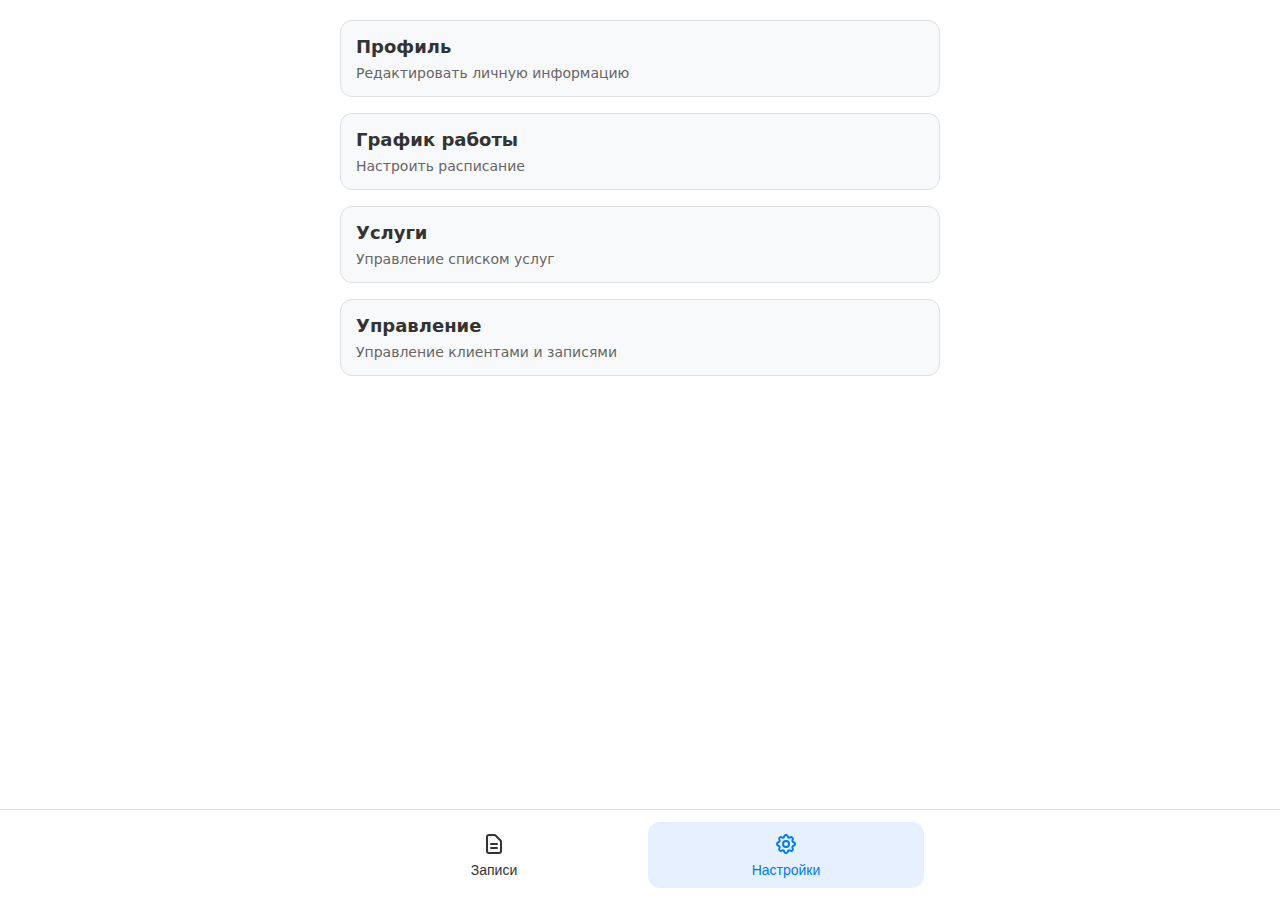
<file: components/settigs.html>
<!DOCTYPE html>
<html lang="ru">
<head>
  <script src="https://telegram.org/js/telegram-web-app.js"></script>
  <script src="https://telegram.org/js/telegram-web-app.js?59"></script>
  <meta charset="UTF-8" />
  <meta name="viewport" content="width=device-width, initial-scale=1.0" />
  <title>Настройки</title>
  <link rel="stylesheet" href="../main.css">
</head>
<body>
  <main>
    <div class="view-content">

      <div class="settings-menu">
        <div class="settings-item">
          <h3>Профиль</h3>
          <p>Редактировать личную информацию</p>
        </div>
        
        <div class="settings-item">
          <h3>График работы</h3>
          <p>Настроить расписание</p>
        </div>
        
        <div class="settings-item">
          <h3>Услуги</h3>
          <p>Управление списком услуг</p>
        </div>
        
        <div class="settings-item">
          <h3>Управление</h3>
          <p>Управление клиентами и записями</p>
        </div>
      </div>
    </div>
  </main>

  <!-- Футер будет загружен с помощью JavaScript из index.html -->
  <div id="footer-container"></div>

  <script>
    // Загружаем index.html и извлекаем из него футер
    fetch('../index.html')
      .then(response => response.text())
      .then(html => {
        // Создаём временный элемент для парсинга HTML
        const parser = new DOMParser();
        const doc = parser.parseFromString(html, 'text/html');
        
        // Извлекаем футер из index.html
        const footer = doc.querySelector('footer');
        
        if (footer) {
          document.getElementById('footer-container').innerHTML = footer.outerHTML;
          
          // Устанавливаем активную кнопку "Настройки" на странице настроек
          const recordsBtn = document.querySelector('[data-tab="records"]');
          const settingsBtn = document.querySelector('[data-tab="settings"]');
          
          if (recordsBtn) {
            recordsBtn.classList.remove('active');
            // Меняем обработчик для кнопки "Записи"
            recordsBtn.onclick = function() {
              document.location = '../index.html';
            };
          }
          
          if (settingsBtn) {
            settingsBtn.classList.add('active');
            // Убираем обработчик для кнопки "Настройки"
            settingsBtn.onclick = null;
          }
        }
      })
      .catch(err => console.error('Не удалось загрузить футер из index.html:', err));
  </script>
  <script>
  // После загрузки футера — но expand() можно вызывать сразу!
  if (window.Telegram?.WebApp) {
    Telegram.WebApp.expand();
    Telegram.WebApp.disableVerticalSwipes();
    Telegram.WebApp.setHeaderColor("#000000");
    Telegram.WebApp.setBackgroundColor("#ffffff");
  }

  // Ваш существующий код загрузки футера — оставьте как есть
  fetch('../index.html')
    .then(response => response.text())
    .then(html => {
      // ... ваш код ...
    });
</script>
</body>
</html>
</file>
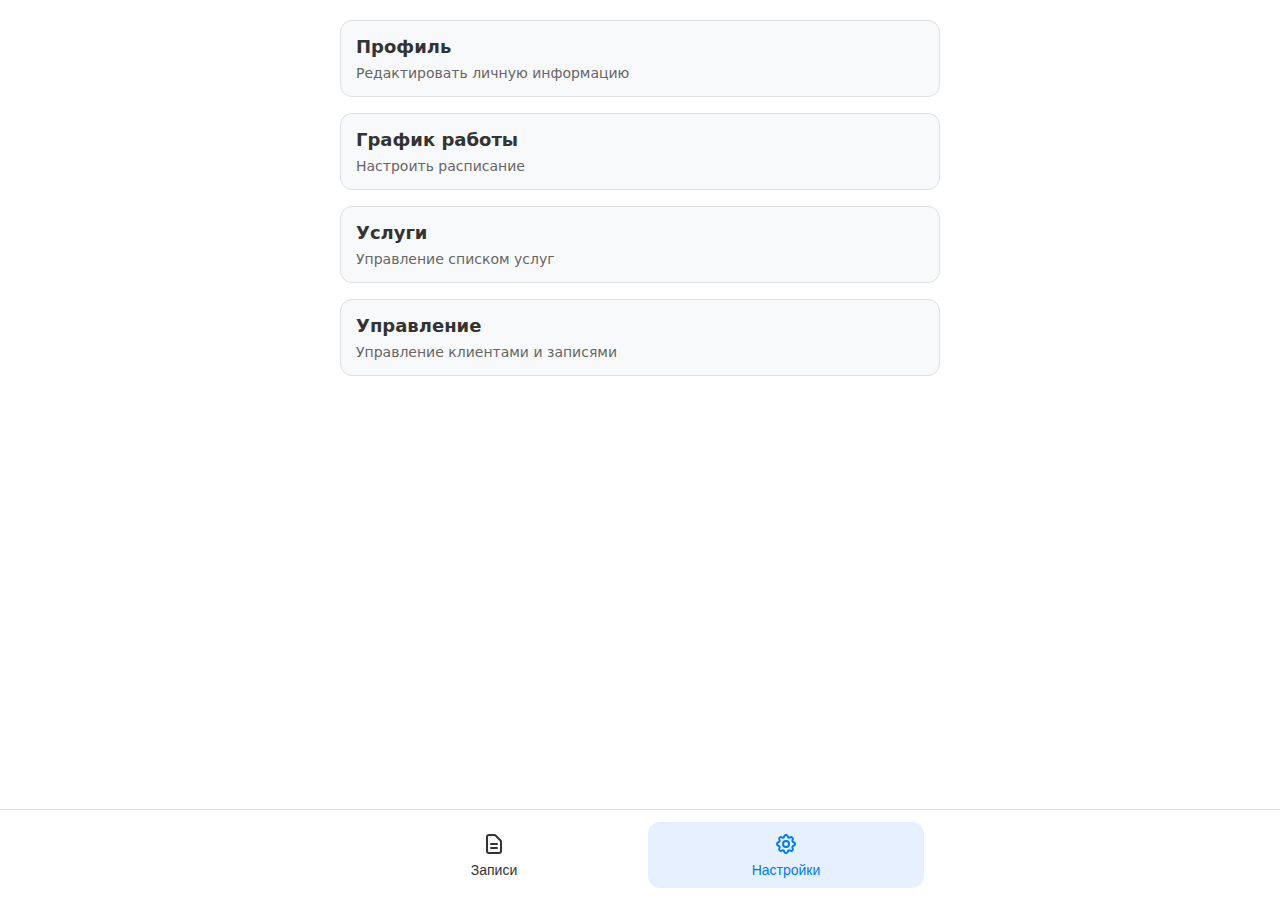
<file: components/settings.html>
<!DOCTYPE html>
<html lang="ru">
<head>
  <!-- УБРАНЫ ЛИШНИЕ ПРОБЕЛЫ В URL! -->
  <script src="https://telegram.org/js/telegram-web-app.js"></script>
  <meta charset="UTF-8" />
  <meta name="viewport" content="width=device-width, initial-scale=1.0, maximum-scale=1.0, user-scalable=no" />
  <title>Настройки</title>
  <link rel="stylesheet" href="../main.css">
</head>
<body>
  <main>
    <div class="view-content">
      <div class="settings-menu">
        <div class="settings-item">
          <h3>Профиль</h3>
          <p>Редактировать личную информацию</p>
        </div>
        <div class="settings-item">
          <h3>График работы</h3>
          <p>Настроить расписание</p>
        </div>
        <div class="settings-item">
          <h3>Услуги</h3>
          <p>Управление списком услуг</p>
        </div>
        <div class="settings-item">
          <h3>Управление</h3>
          <p>Управление клиентами и записями</p>
        </div>
      </div>
    </div>
  </main>

  <!-- Футер будет загружен с помощью JavaScript из index.html -->
  <div id="footer-container"></div>

  <script>
    // Загружаем футер из index.html
    fetch('../index.html')
      .then(response => response.text())
      .then(html => {
        const parser = new DOMParser();
        const doc = parser.parseFromString(html, 'text/html');
        const footer = doc.querySelector('footer');
        
        if (footer) {
          document.getElementById('footer-container').innerHTML = footer.outerHTML;
          
          const recordsBtn = document.querySelector('[data-tab="records"]');
          const settingsBtn = document.querySelector('[data-tab="settings"]');
          
          if (recordsBtn) {
            recordsBtn.classList.remove('active');
            recordsBtn.onclick = () => document.location = '../index.html';
          }
          
          if (settingsBtn) {
            settingsBtn.classList.add('active');
            settingsBtn.onclick = null;
          }
        }
      })
      .catch(err => console.error('Не удалось загрузить футер:', err));
  </script>

  <!-- Исправленный и надёжный скрипт темы и Telegram WebApp -->
  <script>
  // Применяем тему немедленно — даже до DOMContentLoaded
  function applyTheme() {
    let isDark = false;
    if (window.Telegram?.WebApp) {
      isDark = Telegram.WebApp.colorScheme === 'dark';
    } else if (window.matchMedia) {
      isDark = window.matchMedia('(prefers-color-scheme: dark)').matches;
    }
    document.documentElement.className = isDark ? 'theme-dark' : '';
  }

  // Применяем тему СРАЗУ (на случай, если DOM уже загружен)
  if (document.readyState === 'loading') {
    document.addEventListener('DOMContentLoaded', applyTheme);
  } else {
    applyTheme();
  }

  // Инициализация Telegram
  if (window.Telegram?.WebApp) {
    const tg = Telegram.WebApp;

    // Гарантируем, что ready() вызван один раз
    if (!tg.isReady) {
      tg.ready();
      tg.isReady = true;
    }

    tg.expand();
    tg.disableVerticalSwipes();

    // Подписываемся на смену темы
    tg.onEvent('themeChanged', applyTheme);

    // Дополнительно: принудительно обновляем тему через 100 мс (на случай гонки)
    setTimeout(applyTheme, 100);
  } else {
    // Для браузера
    if (window.matchMedia) {
      window.matchMedia('(prefers-color-scheme: dark)')
        .addEventListener('change', applyTheme);
    }
  }

  // Блокировка прокрутки
  if (window.Telegram?.WebApp) {
    const preventDefault = (e) => e.preventDefault();
    document.addEventListener('touchmove', preventDefault, { passive: false });
    document.addEventListener('wheel', preventDefault, { passive: false });
    document.addEventListener('gesturestart', preventDefault);
  }
</script>
</body>
</html>
</file>
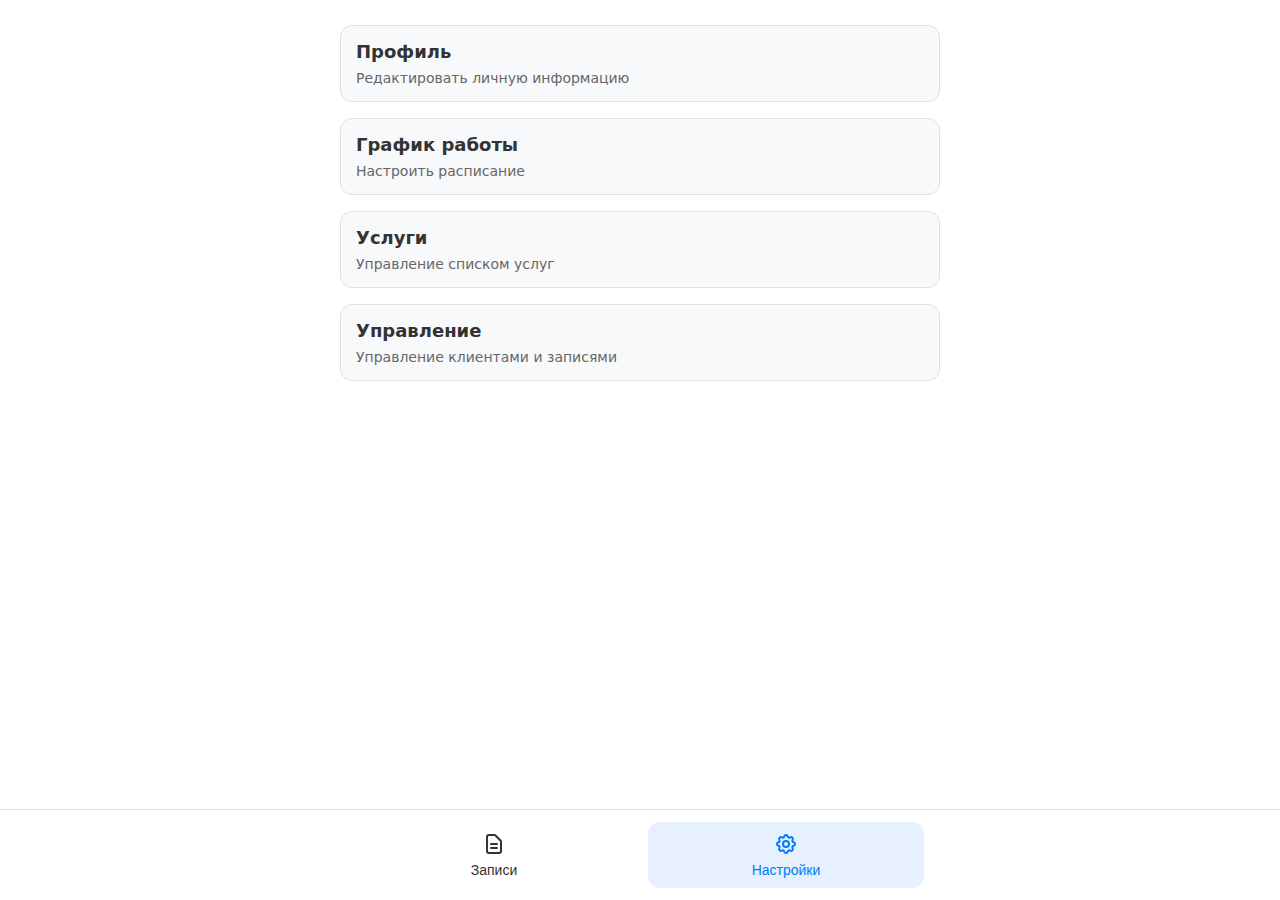
<file: pr/components/settigs.html>
<!DOCTYPE html>
<html lang="ru">
<head>
  <meta charset="UTF-8" />
  <meta name="viewport" content="width=device-width, initial-scale=1.0" />
  <title>Настройки</title>
  <link rel="stylesheet" href="../main.css">
</head>
<body>
  <main>
    <div class="view-content">

      <div class="settings-menu">
        <div class="settings-item">
          <h3>Профиль</h3>
          <p>Редактировать личную информацию</p>
        </div>
        
        <div class="settings-item">
          <h3>График работы</h3>
          <p>Настроить расписание</p>
        </div>
        
        <div class="settings-item">
          <h3>Услуги</h3>
          <p>Управление списком услуг</p>
        </div>
        
        <div class="settings-item">
          <h3>Управление</h3>
          <p>Управление клиентами и записями</p>
        </div>
      </div>
    </div>
  </main>

  <!-- Футер будет загружен с помощью JavaScript из index.html -->
  <div id="footer-container"></div>

  <script>
    // Загружаем index.html и извлекаем из него футер
    fetch('../index.html')
      .then(response => response.text())
      .then(html => {
        // Создаём временный элемент для парсинга HTML
        const parser = new DOMParser();
        const doc = parser.parseFromString(html, 'text/html');
        
        // Извлекаем футер из index.html
        const footer = doc.querySelector('footer');
        
        if (footer) {
          document.getElementById('footer-container').innerHTML = footer.outerHTML;
          
          // Устанавливаем активную кнопку "Настройки" на странице настроек
          const recordsBtn = document.querySelector('[data-tab="records"]');
          const settingsBtn = document.querySelector('[data-tab="settings"]');
          
          if (recordsBtn) {
            recordsBtn.classList.remove('active');
            // Меняем обработчик для кнопки "Записи"
            recordsBtn.onclick = function() {
              document.location = '../index.html';
            };
          }
          
          if (settingsBtn) {
            settingsBtn.classList.add('active');
            // Убираем обработчик для кнопки "Настройки"
            settingsBtn.onclick = null;
          }
        }
      })
      .catch(err => console.error('Не удалось загрузить футер из index.html:', err));
  </script>
</body>
</html>
</file>
<file: main.css>
* {
  margin: 0;
  padding: 0;
  box-sizing: border-box;
}

/* Светлая тема — по умолчанию */
:root {
  --bg-body: #ffffff;
  --bg-card: #f8f9fa;
  --border-color: #e0e0e0;
  --text-primary: #333333;
  --text-secondary: #666666;
  --footer-bg: #ffffff;
  --button-hover-bg: #e6f0ff;
  --button-active-bg: #e6f0ff;
  --button-active-color: #007aff;
  --button-hover-shadow: rgba(0, 0, 0, 0.1);
  --settings-hover-bg: #e6f0ff;
  --settings-hover-border: #007aff;
  --settings-hover-shadow: rgba(0, 122, 255, 0.15);
  --settings-hover-text-primary: #007aff;
  --settings-hover-text-secondary: #0051a8;
}

/* Тёмная тема — через класс (для Telegram и JS-управления) */
.theme-dark {
  --bg-body: #121212;
  --bg-card: #1e1e1e;
  --border-color: #333333;
  --text-primary: #ffffff;
  --text-secondary: #bbbbbb;
  --footer-bg: #1e1e1e;
  --button-hover-bg: #2a2a2a;
  --button-active-bg: #2a2a2a;
  --button-active-color: #4da6ff;
  --button-hover-shadow: rgba(255, 255, 255, 0.05);
  --settings-hover-bg: #2a2a2a;
  --settings-hover-border: #4da6ff;
  --settings-hover-shadow: rgba(77, 166, 255, 0.2);
  --settings-hover-text-primary: #4da6ff;
  --settings-hover-text-secondary: #99ccff;
}

/* Дополнительно: поддержка системной темы в браузере (если JS не загрузился) */
@media (prefers-color-scheme: dark) {
  :not(.theme-light) {
    --bg-body: #121212;
    --bg-card: #1e1e1e;
    --border-color: #333333;
    --text-primary: #ffffff;
    --text-secondary: #bbbbbb;
    --footer-bg: #1e1e1e;
    --button-hover-bg: #2a2a2a;
    --button-active-bg: #2a2a2a;
    --button-active-color: #4da6ff;
    --button-hover-shadow: rgba(255, 255, 255, 0.05);
    --settings-hover-bg: #2a2a2a;
    --settings-hover-border: #4da6ff;
    --settings-hover-shadow: rgba(77, 166, 255, 0.2);
    --settings-hover-text-primary: #4da6ff;
    --settings-hover-text-secondary: #99ccff;
  }
}

/* Остальной CSS без изменений */
html, body {
  height: 100vh;
  overflow: hidden;
  position: fixed;
  width: 100%;
  touch-action: none;
  overscroll-behavior: none;
  -webkit-overflow-scrolling: touch;
}

body {
  display: flex;
  flex-direction: column;
  font-family: system-ui, sans-serif;
  background-color: var(--bg-body);
  color: var(--text-primary);
}

main {
  flex: 1;
  padding: 20px;
  overflow: hidden;
}

/* Нижняя панель с кнопками */
.footer {
  background-color: var(--footer-bg);
  border-top: 1px solid var(--border-color);
  padding: 12px 0;
}

.footer-grid {
  display: grid;
  grid-template-columns: 1fr 1fr;
  gap: 16px;
  max-width: 600px;
  margin: 0 auto;
  padding: 0 16px;
}

.footer-btn {
  display: flex;
  flex-direction: column;
  align-items: center;
  justify-content: center;
  gap: 6px;
  padding: 10px 8px;
  background: none;
  border: none;
  border-radius: 12px;
  cursor: pointer;
  font-size: 14px;
  color: var(--text-primary);
  transition: background-color 0.3s ease, color 0.3s ease;
}

.footer-btn:hover {
  background-color: var(--button-hover-bg);
}

.footer-btn svg {
  width: 24px;
  height: 24px;
  fill: none;
  stroke: currentColor;
  stroke-width: 2;
  stroke-linecap: round;
  stroke-linejoin: round;
}

.footer-btn.active {
  color: var(--button-active-color);
  background-color: var(--button-active-bg);
}

.footer-btn.active:hover {
  background-color: var(--button-hover-bg);
}

/* Стили для контента */
.view-content {
  max-width: 600px;
  margin: 0 auto;
}

.view-content h1 {
  font-size: 24px;
  margin-bottom: 16px;
  color: var(--text-primary);
}

.view-content p {
  color: var(--text-secondary);
  margin-bottom: 20px;
}

/* Стили для списка записей */
.records-list {
  display: flex;
  flex-direction: column;
  gap: 16px;
}

.record-item {
  background: var(--bg-card);
  border: 1px solid var(--border-color);
  border-radius: 12px;
  padding: 16px;
  transition: box-shadow 0.2s;
}

.record-item:hover {
  box-shadow: 0 2px 8px var(--button-hover-shadow);
}

.record-item h3 {
  font-size: 18px;
  margin-bottom: 8px;
  color: var(--text-primary);
}

.record-item p {
  margin: 4px 0;
  color: var(--text-secondary);
  font-size: 14px;
}

/* Стили для меню настроек */
.settings-menu {
  display: flex;
  flex-direction: column;
  gap: 16px;
}

.settings-item {
  background: var(--bg-card);
  border: 1px solid var(--border-color);
  border-radius: 12px;
  padding: 15px;
  transition: background-color 0.3s ease, border-color 0.3s ease, transform 0.3s ease, box-shadow 0.3s ease;
  cursor: pointer;
}

.settings-item:hover {
  background: var(--settings-hover-bg);
  border-color: var(--settings-hover-border);
  transform: translateY(-2px);
  box-shadow: 0 4px 12px var(--settings-hover-shadow);
}

.settings-item h3 {
  font-size: 18px;
  margin-bottom: 8px;
  color: var(--text-primary);
  transition: color 0.3s ease;
}

.settings-item:hover h3 {
  color: var(--settings-hover-text-primary);
}

.settings-item p {
  margin: 0;
  color: var(--text-secondary);
  font-size: 14px;
  transition: color 0.3s ease;
}

.settings-item:hover p {
  color: var(--settings-hover-text-secondary);
}
</file>
<file: pr/main.css>
* {
    margin: 0;
    padding: 0;
    box-sizing: border-box;
  }

  body {
    min-height: 100vh;
    display: flex;
    flex-direction: column;
    font-family: system-ui, sans-serif;
  }

  main {
    flex: 1;
    padding: 20px;
    padding-top: 5px;
  }

  /* Нижняя панель с кнопками */
  .footer {
    background-color: #fff;
    border-top: 1px solid #e0e0e0;
    padding: 12px 0;
  }

  .footer-grid {
    display: grid;
    grid-template-columns: 1fr 1fr; /* Две равные колонки */
    gap: 16px;
    max-width: 600px;
    margin: 0 auto;
    padding: 0 16px;
  }

  .footer-btn {
    display: flex;
    flex-direction: column;
    align-items: center;
    justify-content: center;
    gap: 6px;
    padding: 10px 8px;
    background: none;
    border: none;
    border-radius: 12px;
    cursor: pointer;
    font-size: 14px;
    color: #333;
    transition: background-color 0.3s ease, color 0.3s ease;
  }

  .footer-btn:hover {
    background-color: #e6f0ff;
  }

  .footer-btn svg {
    width: 24px;
    height: 24px;
    fill: none;
    stroke: currentColor;
    stroke-width: 2;
    stroke-linecap: round;
    stroke-linejoin: round;
  }

  /* Активная кнопка (опционально) */
  .footer-btn.active {
    color: #007aff;
    background-color: #e6f0ff;
  }

  .footer-btn.active:hover {
    background-color: #d6e8ff;
  }

  /* Стили для контента */
  .view-content {
    max-width: 600px;
    margin: 0 auto;
  }

  .view-content h1 {
    font-size: 24px;
    margin-bottom: 16px;
    color: #333;
  }

  .view-content p {
    color: #666;
    margin-bottom: 20px;
  }

  /* Стили для списка записей */
  .records-list {
    display: flex;
    flex-direction: column;
    gap: 16px;
  }

  .record-item {
    background: #f8f9fa;
    border: 1px solid #e0e0e0;
    border-radius: 12px;
    padding: 16px;
    transition: box-shadow 0.2s;
  }

  .record-item:hover {
    box-shadow: 0 2px 8px rgba(0, 0, 0, 0.1);
  }

  .record-item h3 {
    font-size: 18px;
    margin-bottom: 8px;
    color: #333;
  }

  .record-item p {
    margin: 4px 0;
    color: #666;
    font-size: 14px;
  }

  /* Стили для меню настроек */
  .settings-menu {
    display: flex;
    flex-direction: column;
    gap: 16px;
    margin-top: 20px;
  }

  .settings-item {
    background: #f8f9fa;
    border: 1px solid #e0e0e0;
    border-radius: 12px;
    padding: 15px;
    transition: background-color 0.3s ease, border-color 0.3s ease, transform 0.3s ease, box-shadow 0.3s ease;
    cursor: pointer;
  }

  .settings-item:hover {
    background: #e6f0ff;
    border-color: #007aff;
    transform: translateY(-2px);
    box-shadow: 0 4px 12px rgba(0, 122, 255, 0.15);
  }

  .settings-item h3 {
    font-size: 18px;
    margin-bottom: 8px;
    color: #333;
    transition: color 0.3s ease;
  }

  .settings-item:hover h3 {
    color: #007aff;
  }

  .settings-item p {
    margin: 0;
    color: #666;
    font-size: 14px;
    transition: color 0.3s ease;
  }

  .settings-item:hover p {
    color: #0051a8;
  }
</file>
<file: frontend/src/app/styles/variables.css>
/* CSS Variables - Токены дизайна */

/* Светлая тема — по умолчанию */
:root {
  --bg-body: #ffffff;
  --bg-card: #f8f9fa;
  --bg-secondary: rgba(0, 0, 0, 0.05);
  --bg-hover: rgba(0, 0, 0, 0.05);
  --border-color: #e0e0e0;
  --text-primary: #333333;
  --text-secondary: #666666;
  --accent-color: #4CAF50;
  --accent-hover: #45a049;
  --error-color: #f44336;
  --footer-bg: #ffffff;
  --button-hover-bg: #e6f0ff;
  --button-active-bg: #e6f0ff;
  --button-active-color: #007aff;
  --button-hover-shadow: rgba(0, 0, 0, 0.1);
  --settings-hover-bg: #e6f0ff;
  --settings-hover-border: #007aff;
  --settings-hover-shadow: rgba(0, 122, 255, 0.15);
  --settings-hover-text-primary: #007aff;
  --settings-hover-text-secondary: #0051a8;
}

/* Тёмная тема — через класс */
.theme-dark {
  --bg-body: #121212;
  --bg-card: #1e1e1e;
  --bg-secondary: rgba(255, 255, 255, 0.05);
  --bg-hover: rgba(255, 255, 255, 0.05);
  --border-color: #333333;
  --text-primary: #ffffff;
  --text-secondary: #bbbbbb;
  --accent-color: #4da6ff;
  --accent-hover: #338fff;
  --error-color: #ff6b6b;
  --footer-bg: #1e1e1e;
  --button-hover-bg: #2a2a2a;
  --button-active-bg: #2a2a2a;
  --button-active-color: #4da6ff;
  --button-hover-shadow: rgba(255, 255, 255, 0.05);
  --settings-hover-bg: #2a2a2a;
  --settings-hover-border: #4da6ff;
  --settings-hover-shadow: rgba(77, 166, 255, 0.2);
  --settings-hover-text-primary: #4da6ff;
  --settings-hover-text-secondary: #99ccff;
}

/* Поддержка системной темы в браузере */
@media (prefers-color-scheme: dark) {
  :not(.theme-light) {
    --bg-body: #121212;
    --bg-card: #1e1e1e;
    --bg-secondary: rgba(255, 255, 255, 0.05);
    --bg-hover: rgba(255, 255, 255, 0.05);
    --border-color: #333333;
    --text-primary: #ffffff;
    --text-secondary: #bbbbbb;
    --accent-color: #4da6ff;
    --accent-hover: #338fff;
    --error-color: #ff6b6b;
    --footer-bg: #1e1e1e;
    --button-hover-bg: #2a2a2a;
    --button-active-bg: #2a2a2a;
    --button-active-color: #4da6ff;
    --button-hover-shadow: rgba(255, 255, 255, 0.05);
    --settings-hover-bg: #2a2a2a;
    --settings-hover-border: #4da6ff;
    --settings-hover-shadow: rgba(77, 166, 255, 0.2);
    --settings-hover-text-primary: #4da6ff;
    --settings-hover-text-secondary: #99ccff;
  }
}
</file>
<file: frontend/src/app/styles/global.css>
/* Глобальные стили */

* {
  margin: 0;
  padding: 0;
  box-sizing: border-box;
}

html, body {
  min-height: 100vh;
  width: 100%;
  margin: 0;
  padding: 0;
  overscroll-behavior-y: none;
  -webkit-overflow-scrolling: touch;
}

body {
  display: flex;
  flex-direction: column;
  font-family: system-ui, -apple-system, BlinkMacSystemFont, 'Segoe UI', sans-serif;
  background-color: var(--bg-body);
  color: var(--text-primary);
  transition: background-color 0.3s ease, color 0.3s ease;
}

main {
  flex: 1;
  padding: 20px;
  padding-bottom: 80px; /* Отступ для футера */
  overflow-y: auto;
}
</file>
<file: frontend/src/app/styles/index.css>
/* Стили главной страницы */

.view-content {
  max-width: 600px;
  margin: 0 auto;
}

.view-content h1 {
  font-size: 24px;
  margin-bottom: 16px;
  color: var(--text-primary);
}

.view-content p {
  color: var(--text-secondary);
  margin-bottom: 20px;
}
</file>
<file: frontend/src/shared/ui/loader/loader.css>
/* Loader Styles */
.loader-container {
    position: fixed;
    top: 0;
    left: 0;
    width: 100%;
    height: 100%;
    background: rgba(255, 255, 255, 0.95);
    display: flex;
    justify-content: center;
    align-items: center;
    z-index: 9999;
    opacity: 1;
    transition: opacity 0.3s ease-out;
}

.loader-container.hidden {
    opacity: 0;
    pointer-events: none;
}

.loader {
    --s: 20px;

    --_d: calc(0.353*var(--s));
    width: calc(var(--s) + var(--_d));
    aspect-ratio: 1;
    display: grid;
}

.loader:before,
.loader:after {
    content: "";
    grid-area: 1/1;
    clip-path: polygon(var(--_d) 0, 100% 0, 100% calc(100% - var(--_d)), calc(100% - var(--_d)) 100%, 0 100%, 0 var(--_d));
    background:
        conic-gradient(from -90deg at calc(100% - var(--_d)) var(--_d),
            #fff 135deg, #666 0 270deg, #aaa 0);
    animation: l6 2s infinite;
}

.loader:after {
    animation-delay: -1s;
}

@keyframes l6 {
    0% {
        transform: translate(0, 0);
    }

    25% {
        transform: translate(30px, 0);
    }

    50% {
        transform: translate(30px, 30px);
    }

    75% {
        transform: translate(0, 30px);
    }

    100% {
        transform: translate(0, 0);
    }
}
</file>
<file: frontend/src/widgets/footer-navigation/ui/footer.css>
/**
 * Стили виджета нижней навигации
 * Слой Widgets - составные блоки UI
 */

.footer {
  position: fixed;
  bottom: 0;
  left: 0;
  right: 0;
  background-color: var(--footer-bg);
  border-top: 1px solid var(--border-color);
  padding: 12px 0;
  z-index: 100;
}

.footer-grid {
  display: grid;
  grid-template-columns: 1fr 1fr;
  gap: 16px;
  max-width: 600px;
  margin: 0 auto;
  padding: 0 16px;
}

.footer-btn {
  display: flex;
  flex-direction: column;
  align-items: center;
  justify-content: center;
  gap: 6px;
  padding: 10px 8px;
  background: none;
  border: none;
  border-radius: 12px;
  cursor: pointer;
  font-size: 14px;
  color: var(--text-primary);
  transition: background-color 0.3s ease, color 0.3s ease;
}

.footer-btn:hover {
  background-color: var(--button-hover-bg);
}

.footer-btn svg {
  width: 24px;
  height: 24px;
  fill: none;
  stroke: currentColor;
  stroke-width: 2;
  stroke-linecap: round;
  stroke-linejoin: round;
}

.footer-btn.active {
  color: var(--button-active-color);
  background-color: var(--button-active-bg);
}

.footer-btn.active:hover {
  background-color: var(--button-hover-bg);
}
</file>
<file: frontend/src/widgets/profile-card/ui/profile-card.css>
/**
 * Стили виджета карточки профиля
 * Слой Widgets - составные блоки UI
 */

.profile-card {
  background: var(--bg-card);
  border: 1px solid var(--border-color);
  border-radius: 16px;
  padding: 24px;
  transition: box-shadow 0.3s ease;
}

.profile-header {
  display: flex;
  align-items: center;
  gap: 20px;
  margin-bottom: 24px;
  padding-bottom: 20px;
  border-bottom: 1px solid var(--border-color);
}

.profile-avatar {
  position: relative;
  flex-shrink: 0;
}

.avatar-circle {
  width: 90px;
  height: 90px;
  border-radius: 50%;
  background: linear-gradient(135deg, #667eea 0%, #764ba2 100%);
  display: flex;
  align-items: center;
  justify-content: center;
  font-size: 36px;
  font-weight: bold;
  color: #ffffff;
  text-transform: uppercase;
  box-shadow: 0 4px 16px rgba(0, 0, 0, 0.15);
  transition: transform 0.3s ease;
}

.avatar-circle:hover {
  transform: scale(1.05);
}

#avatar-initials {
  user-select: none;
}

.profile-info {
  flex: 1;
  min-width: 0;
}

.profile-info h2 {
  font-size: 24px;
  font-weight: 600;
  color: var(--text-primary);
  margin: 0 0 6px 0;
  overflow: hidden;
  text-overflow: ellipsis;
  white-space: nowrap;
}

.profile-info p {
  font-size: 15px;
  color: var(--text-secondary);
  margin: 0;
}

/* Profile Details */
.profile-details {
  display: flex;
  flex-direction: column;
  gap: 12px;
  margin-bottom: 20px;
  padding-bottom: 20px;
  border-bottom: 1px solid var(--border-color);
}

.detail-item {
  display: flex;
  justify-content: space-between;
  align-items: center;
  padding: 8px 0;
}

.detail-label {
  font-size: 14px;
  color: var(--text-secondary);
  font-weight: 500;
}

.detail-value {
  font-size: 14px;
  color: var(--text-primary);
  font-weight: 600;
  text-align: right;
}

/* Profile Stats */
.profile-stats {
  display: grid;
  grid-template-columns: repeat(3, 1fr);
  gap: 16px;
}

.stat-item {
  display: flex;
  flex-direction: column;
  align-items: center;
  gap: 6px;
  padding: 12px;
  background: var(--bg-body);
  border-radius: 12px;
  transition: transform 0.2s ease;
}

.stat-item:hover {
  transform: translateY(-2px);
}

.stat-value {
  font-size: 26px;
  font-weight: 700;
  color: var(--button-active-color);
}

.stat-label {
  font-size: 12px;
  color: var(--text-secondary);
  text-transform: uppercase;
  letter-spacing: 0.5px;
}

/* Info Section */
.info-section {
  margin-top: 20px;
}

.info-section h2 {
  font-size: 18px;
  font-weight: 600;
  color: var(--text-primary);
  margin: 0 0 12px 0;
}

.info-card {
  background: var(--bg-card);
  border: 1px solid var(--border-color);
  border-radius: 12px;
  padding: 16px;
}

.info-card p {
  font-size: 14px;
  color: var(--text-secondary);
  line-height: 1.6;
  margin: 0;
}

/* Адаптивность для маленьких экранов */
@media (max-width: 400px) {
  .profile-header {
    flex-direction: column;
    text-align: center;
    align-items: center;
  }
  
  .avatar-circle {
    width: 100px;
    height: 100px;
    font-size: 40px;
  }
  
  .profile-info h2 {
    white-space: normal;
  }
  
  .detail-item {
    flex-direction: column;
    align-items: flex-start;
    gap: 4px;
  }
  
  .detail-value {
    text-align: left;
  }
  
  .profile-stats {
    grid-template-columns: repeat(3, 1fr);
    gap: 12px;
  }
  
  .stat-value {
    font-size: 22px;
  }
  
  .stat-label {
    font-size: 11px;
  }
}
</file>
<file: frontend/src/pages/schedule/schedule.css>
/* Calendar Header */
.calendar-header-card {
    display: flex;
    justify-content: space-between;
    align-items: center;
    background: var(--bg-secondary);
    padding: 16px;
    border-radius: 16px;
    margin-bottom: 16px;
    box-shadow: 0 2px 8px rgba(0, 0, 0, 0.05);
}

.month-nav-btn {
    background: none;
    border: none;
    color: var(--text-primary);
    cursor: pointer;
    padding: 8px;
    border-radius: 50%;
    transition: background 0.2s;
}

.month-nav-btn:hover {
    background: var(--bg-tertiary);
}

#current-month-label {
    font-size: 18px;
    font-weight: 600;
    margin: 0;
    color: var(--text-primary);
    text-transform: capitalize;
}

/* Calendar Grid */
.calendar-container {
    background: var(--bg-secondary);
    border-radius: 16px;
    padding: 16px;
    box-shadow: 0 2px 8px rgba(0, 0, 0, 0.05);
    padding-bottom: 80px;
    /* Space for FAB */
}

.weekdays-row {
    display: grid;
    grid-template-columns: repeat(7, 1fr);
    text-align: center;
    margin-bottom: 12px;
}

.weekdays-row span {
    font-size: 13px;
    color: var(--text-secondary);
    font-weight: 500;
}

.calendar-grid {
    display: grid;
    grid-template-columns: repeat(7, 1fr);
    gap: 8px;
}

.calendar-day {
    aspect-ratio: 1;
    display: flex;
    flex-direction: column;
    align-items: center;
    justify-content: center;
    border-radius: 12px;
    cursor: pointer;
    font-size: 16px;
    color: var(--text-primary);
    position: relative;
    transition: all 0.2s ease;
    border: 2px solid transparent;
}

.calendar-day:hover {
    background: var(--bg-tertiary);
}

.calendar-day.other-month {
    color: var(--text-secondary);
    opacity: 0.5;
}

.calendar-day.today {
    background: var(--bg-tertiary);
    font-weight: 600;
    color: var(--accent-color);
}

/* Selected State */
.calendar-day.selected {
    background: rgba(var(--accent-color-rgb), 0.15);
    border-color: var(--accent-color);
    color: var(--accent-color);
    font-weight: 600;
}

.work-indicator {
    width: 4px;
    height: 4px;
    background: var(--accent-color);
    border-radius: 50%;
    position: absolute;
    bottom: 6px;
}

/* FAB Button */
.fab-container {
    position: fixed;
    bottom: 32px;
    left: 50%;
    transform: translateX(-50%) translateY(100px);
    z-index: 90;
    transition: transform 0.3s cubic-bezier(0.175, 0.885, 0.32, 1.275);
}

.fab-container.visible {
    transform: translateX(-50%) translateY(0);
}

.fab-btn {
    background: var(--accent-color);
    color: white;
    border: none;
    border-radius: 30px;
    padding: 12px 24px;
    display: flex;
    align-items: center;
    gap: 8px;
    box-shadow: 0 4px 16px rgba(var(--accent-color-rgb), 0.4);
    cursor: pointer;
    font-size: 16px;
    font-weight: 600;
}

.fab-icon {
    font-size: 18px;
}

/* Bottom Sheet */
.bottom-sheet-overlay {
    position: fixed;
    top: 0;
    left: 0;
    right: 0;
    bottom: 0;
    background: rgba(0, 0, 0, 0.5);
    z-index: 99;
    opacity: 0;
    pointer-events: none;
    transition: opacity 0.3s;
    backdrop-filter: blur(2px);
}

.bottom-sheet-overlay.active {
    opacity: 1;
    pointer-events: auto;
}

.bottom-sheet {
    position: fixed;
    left: 0;
    right: 0;
    bottom: 0;
    background: var(--bg-secondary);
    border-radius: 24px 24px 0 0;
    padding: 24px;
    z-index: 100;
    transform: translateY(100%);
    transition: transform 0.3s cubic-bezier(0.2, 0.8, 0.2, 1);
    box-shadow: 0 -4px 20px rgba(0, 0, 0, 0.1);
    max-height: 85vh;
    overflow-y: auto;
}

.bottom-sheet.active {
    transform: translateY(0);
}

.bottom-sheet-handle {
    width: 40px;
    height: 4px;
    background: var(--separator-color);
    border-radius: 2px;
    margin: 0 auto 20px;
}

.sheet-header {
    display: flex;
    justify-content: space-between;
    align-items: flex-start;
    margin-bottom: 24px;
}

.sheet-title-group h3 {
    margin: 0;
    font-size: 20px;
    color: var(--text-primary);
}

.sheet-subtitle {
    font-size: 14px;
    color: var(--text-secondary);
    margin-top: 4px;
    display: block;
}

.close-btn {
    background: var(--bg-tertiary);
    border: none;
    width: 32px;
    height: 32px;
    border-radius: 50%;
    display: flex;
    align-items: center;
    justify-content: center;
    color: var(--text-secondary);
    cursor: pointer;
}

/* Settings in Sheet */
.setting-row {
    display: flex;
    justify-content: space-between;
    align-items: center;
    margin-bottom: 20px;
}

.setting-label {
    font-size: 16px;
    color: var(--text-primary);
}

.time-settings-group {
    background: var(--bg-primary);
    border-radius: 16px;
    padding: 16px;
    margin-bottom: 24px;
    transition: opacity 0.3s;
}

.time-settings-group.disabled {
    opacity: 0.5;
    pointer-events: none;
}

.time-row {
    display: flex;
    justify-content: space-between;
    align-items: center;
}

.time-row.disabled {
    opacity: 0.5;
    pointer-events: none;
}

.time-row label {
    font-size: 14px;
    color: var(--text-secondary);
}

.time-inputs {
    display: flex;
    align-items: center;
    gap: 8px;
}

.time-input {
    background: var(--bg-secondary);
    border: 1px solid var(--separator-color);
    border-radius: 8px;
    padding: 8px;
    width: 80px;
    text-align: center;
    color: var(--text-primary);
    font-size: 16px;
}

.separator {
    color: var(--text-secondary);
}

.divider {
    height: 1px;
    background: var(--separator-color);
    margin: 16px 0;
}

/* Toggle Switch */
.toggle-switch {
    position: relative;
    display: inline-block;
    width: 50px;
    height: 28px;
}

.toggle-switch.small {
    width: 40px;
    height: 24px;
}

.toggle-switch input {
    opacity: 0;
    width: 0;
    height: 0;
}

.slider {
    position: absolute;
    cursor: pointer;
    top: 0;
    left: 0;
    right: 0;
    bottom: 0;
    background-color: var(--bg-tertiary);
    transition: .4s;
    border-radius: 34px;
}

.slider:before {
    position: absolute;
    content: "";
    height: 20px;
    width: 20px;
    left: 4px;
    bottom: 4px;
    background-color: white;
    transition: .4s;
    border-radius: 50%;
    box-shadow: 0 2px 4px rgba(0, 0, 0, 0.2);
}

.toggle-switch.small .slider:before {
    height: 16px;
    width: 16px;
    left: 4px;
    bottom: 4px;
}

input:checked+.slider {
    background-color: var(--accent-color);
}

input:checked+.slider:before {
    transform: translateX(22px);
}

.toggle-switch.small input:checked+.slider:before {
    transform: translateX(16px);
}

/* Save Button */
.save-btn {
    width: 100%;
    padding: 16px;
    border: none;
    border-radius: 14px;
    background: var(--accent-color);
    color: white;
    font-size: 16px;
    font-weight: 600;
    cursor: pointer;
    box-shadow: 0 4px 12px rgba(var(--accent-color-rgb), 0.3);
}

.save-btn:active {
    transform: scale(0.98);
}
</file>
<file: frontend/src/pages/services/services.css>
/* Services Page Styles */

.page-header {
    display: flex;
    justify-content: space-between;
    align-items: center;
    margin-bottom: 20px;
}

.icon-btn {
    display: flex;
    align-items: center;
    justify-content: center;
    width: 40px;
    height: 40px;
    border-radius: 50%;
    border: none;
    background: var(--bg-secondary);
    color: var(--text-primary);
    cursor: pointer;
    transition: all 0.2s ease;
}

.icon-btn.primary {
    background: var(--accent-color);
    color: white;
    box-shadow: 0 4px 12px rgba(51, 144, 236, 0.3);
}

.icon-btn:active {
    transform: scale(0.95);
}

/* Services List */
.services-list {
    display: flex;
    flex-direction: column;
    gap: 12px;
    padding-bottom: 80px;
    /* Space for footer */
}

.service-card {
    background: var(--bg-secondary);
    border-radius: 16px;
    padding: 16px;
    display: flex;
    align-items: center;
    gap: 16px;
    cursor: pointer;
    transition: transform 0.2s ease, box-shadow 0.2s ease;
    border: 1px solid transparent;
}

.service-card:active {
    transform: scale(0.98);
}

.service-color-indicator {
    width: 48px;
    height: 48px;
    border-radius: 12px;
    display: flex;
    align-items: center;
    justify-content: center;
    font-size: 20px;
    color: white;
    flex-shrink: 0;
}

.service-info {
    flex: 1;
    min-width: 0;
    /* Prevent text overflow issues */
}

.service-name {
    font-weight: 600;
    font-size: 16px;
    color: var(--text-primary);
    margin-bottom: 4px;
    white-space: nowrap;
    overflow: hidden;
    text-overflow: ellipsis;
}

.service-meta {
    display: flex;
    align-items: center;
    gap: 8px;
    font-size: 13px;
    color: var(--text-secondary);
}

.service-price {
    font-weight: 600;
    color: var(--accent-color);
}

.service-arrow {
    color: var(--text-hint);
}

/* Modal Styles */
.modal {
    position: fixed;
    top: 0;
    left: 0;
    width: 100%;
    height: 100%;
    background: var(--bg-body);
    /* Full screen background */
    z-index: 1000;
    display: flex;
    flex-direction: column;
    opacity: 1;
    transition: opacity 0.3s ease;
}

.modal.hidden {
    opacity: 0;
    pointer-events: none;
}

.modal-content {
    background: var(--bg-body);
    width: 100%;
    height: 100%;
    /* Full height */
    max-width: 100%;
    /* Full width */
    border-radius: 0;
    /* No corners */
    padding: 20px;
    display: flex;
    flex-direction: column;
    transform: translateY(0);
    transition: transform 0.3s cubic-bezier(0.16, 1, 0.3, 1);
    overflow: hidden;
    /* Prevent any overflow from modal-content */
}

.modal.hidden .modal-content {
    transform: translateY(100%);
}

.modal-body {
    flex: 1;
    overflow-y: auto;
    overflow-x: hidden;
    /* Prevent horizontal overflow */
    padding-bottom: 20px;
    padding-right: 4px;
    /* Add small padding to prevent content touching edge */
}

@media (min-width: 768px) {
    .modal {
        background: var(--bg-primary);
        align-items: center;
        justify-content: center;
    }

    .modal-content {
        height: auto;
        max-height: 90vh;
        width: 90%;
        max-width: 600px;
        border-radius: 20px;
        box-shadow: 0 20px 60px rgba(0, 0, 0, 0.3);
    }
}

.modal-header {
    display: flex;
    justify-content: space-between;
    align-items: center;
    margin-bottom: 24px;
}

.modal-header h2 {
    font-size: 20px;
    font-weight: 700;
    margin: 0;
}

.close-btn {
    background: none;
    border: none;
    color: var(--text-secondary);
    cursor: pointer;
    padding: 4px;
}

/* Form Styles */
.form-group {
    margin-bottom: 16px;
}

.form-row {
    display: flex;
    gap: 12px;
    flex-wrap: wrap;
    /* Allow wrapping on small screens */
}

.form-row .form-group {
    flex: 1;
    min-width: 140px;
    /* Prevent becoming too narrow */
}

.form-group label {
    display: block;
    margin-bottom: 8px;
    font-size: 14px;
    color: var(--text-secondary);
}

.form-input {
    width: 100%;
    padding: 12px 16px;
    border-radius: 12px;
    border: 2px solid var(--border-color);
    background: var(--bg-card);
    color: var(--text-primary);
    font-size: 16px;
    transition: border-color 0.2s ease;
    box-sizing: border-box;
}

.form-input:focus {
    outline: none;
    border-color: var(--accent-color);
}

textarea.form-input {
    resize: vertical;
    min-height: 80px;
}

/* Color Picker */
.color-picker {
    display: flex;
    gap: 10px;
    /* Reduced from 12px */
    flex-wrap: wrap;
    padding: 4px;
    /* Add padding to prevent overflow */
}

.color-option {
    position: relative;
    cursor: pointer;
}

.color-option input {
    position: absolute;
    opacity: 0;
    width: 0;
    height: 0;
}

.color-swatch {
    display: block;
    width: 36px;
    /* Reduced from 40px */
    height: 36px;
    /* Reduced from 40px */
    border-radius: 50%;
    border: 2px solid transparent;
    transition: transform 0.2s ease;
}

.color-option input:checked+.color-swatch {
    transform: scale(1.05);
    /* Reduced from 1.1 to prevent overflow */
    border-color: var(--text-primary);
    box-shadow: 0 0 0 2px var(--bg-body);
}

.modal-footer {
    display: flex;
    gap: 12px;
    margin-top: 32px;
}

.btn {
    flex: 1;
    padding: 14px;
    border-radius: 12px;
    border: none;
    font-size: 16px;
    font-weight: 600;
    cursor: pointer;
    transition: opacity 0.2s ease;
}

.btn:active {
    opacity: 0.8;
}

.btn.primary {
    background: var(--accent-color);
    color: white;
}

.btn.danger {
    background: rgba(244, 67, 54, 0.1);
    color: #F44336;
}

.hidden {
    display: none !important;
}

.no-services {
    text-align: center;
    padding: 40px 20px;
    color: var(--text-secondary);
}

.no-services-icon {
    font-size: 48px;
    margin-bottom: 16px;
    opacity: 0.5;
}
</file>
<file: frontend/src/pages/settings/settings.css>
/* Стили для страницы настроек */

/* Карточка ссылки для записи */
.booking-link-card {
    background: var(--card-bg);
    border-radius: 16px;
    padding: 1.25rem;
    margin-bottom: 1rem;
    box-shadow: 0 2px 8px rgba(0, 0, 0, 0.05);
    border: 1px solid var(--border-color);
}

.card-header {
    margin-bottom: 1rem;
}

.card-header h3 {
    font-size: 1.1rem;
    font-weight: 600;
    margin-bottom: 0.25rem;
    color: var(--text-color);
}

.card-header p {
    font-size: 0.9rem;
    color: var(--text-secondary);
    margin: 0;
}

/* Поле ввода и кнопка копирования */
.input-group {
    display: flex;
    gap: 0.5rem;
    margin-bottom: 1rem;
    background: var(--bg-secondary);
    padding: 0.25rem;
    border-radius: 12px;
    border: 1px solid var(--border-color);
}

.input-group input {
    flex: 1;
    background: transparent;
    border: none;
    padding: 0.75rem;
    font-size: 0.95rem;
    color: var(--text-color);
    width: 100%;
    outline: none;
    font-family: monospace;
}

.icon-btn {
    background: var(--card-bg);
    border: 1px solid var(--border-color);
    border-radius: 8px;
    width: 40px;
    height: 40px;
    display: flex;
    align-items: center;
    justify-content: center;
    cursor: pointer;
    color: var(--text-color);
    transition: all 0.2s;
}

.icon-btn:active {
    transform: scale(0.95);
    background: var(--bg-secondary);
}

/* Кнопки действий */
.card-actions {
    display: flex;
    gap: 0.75rem;
}

.action-btn {
    flex: 1;
    padding: 0.75rem 1rem;
    border-radius: 10px;
    font-weight: 600;
    font-size: 0.95rem;
    border: none;
    cursor: pointer;
    display: flex;
    align-items: center;
    justify-content: center;
    gap: 0.5rem;
    transition: all 0.2s;
}

.action-btn.primary {
    background: var(--accent-color);
    color: white;
}

.action-btn.primary:active {
    opacity: 0.9;
    transform: scale(0.98);
}

.action-btn.full-width {
    width: 100%;
}

.btn-icon {
    font-size: 1.1rem;
}

/* Лоадер */
.link-loading {
    display: none;
    /* Скрыт по умолчанию, показывается через JS */
    justify-content: center;
    padding: 1rem;
}

.spinner {
    width: 24px;
    height: 24px;
    border: 3px solid var(--border-color);
    border-top-color: var(--accent-color);
    border-radius: 50%;
    animation: spin 1s linear infinite;
}

@keyframes spin {
    to {
        transform: rotate(360deg);
    }
}

/* Адаптивность */
@media (prefers-color-scheme: dark) {
    .booking-link-card {
        background: var(--card-bg, #1f2937);
        border-color: var(--border-color, #374151);
    }

    .input-group {
        background: rgba(0, 0, 0, 0.2);
        border-color: var(--border-color, #374151);
    }

    .icon-btn {
        background: rgba(255, 255, 255, 0.05);
        border-color: rgba(255, 255, 255, 0.1);
    }
}
</file>
<file: frontend/src/widgets/settings-menu/ui/settings-menu.css>
/**
 * Стили виджета меню настроек
 * Слой Widgets - составные блоки UI
 */

.settings-menu {
  display: flex;
  flex-direction: column;
  gap: 16px;
}

.settings-item {
  background: var(--bg-card);
  border: 1px solid var(--border-color);
  border-radius: 12px;
  padding: 15px;
  transition: background-color 0.3s ease, border-color 0.3s ease, 
              transform 0.3s ease, box-shadow 0.3s ease;
  cursor: pointer;
}

.settings-item:hover {
  background: var(--settings-hover-bg);
  border-color: var(--settings-hover-border);
  transform: translateY(-2px);
  box-shadow: 0 4px 12px var(--settings-hover-shadow);
}

.settings-item h3 {
  font-size: 18px;
  margin-bottom: 8px;
  color: var(--text-primary);
  transition: color 0.3s ease;
}

.settings-item:hover h3 {
  color: var(--settings-hover-text-primary);
}

.settings-item p {
  margin: 0;
  color: var(--text-secondary);
  font-size: 14px;
  transition: color 0.3s ease;
}

.settings-item:hover p {
  color: var(--settings-hover-text-secondary);
}
</file>
